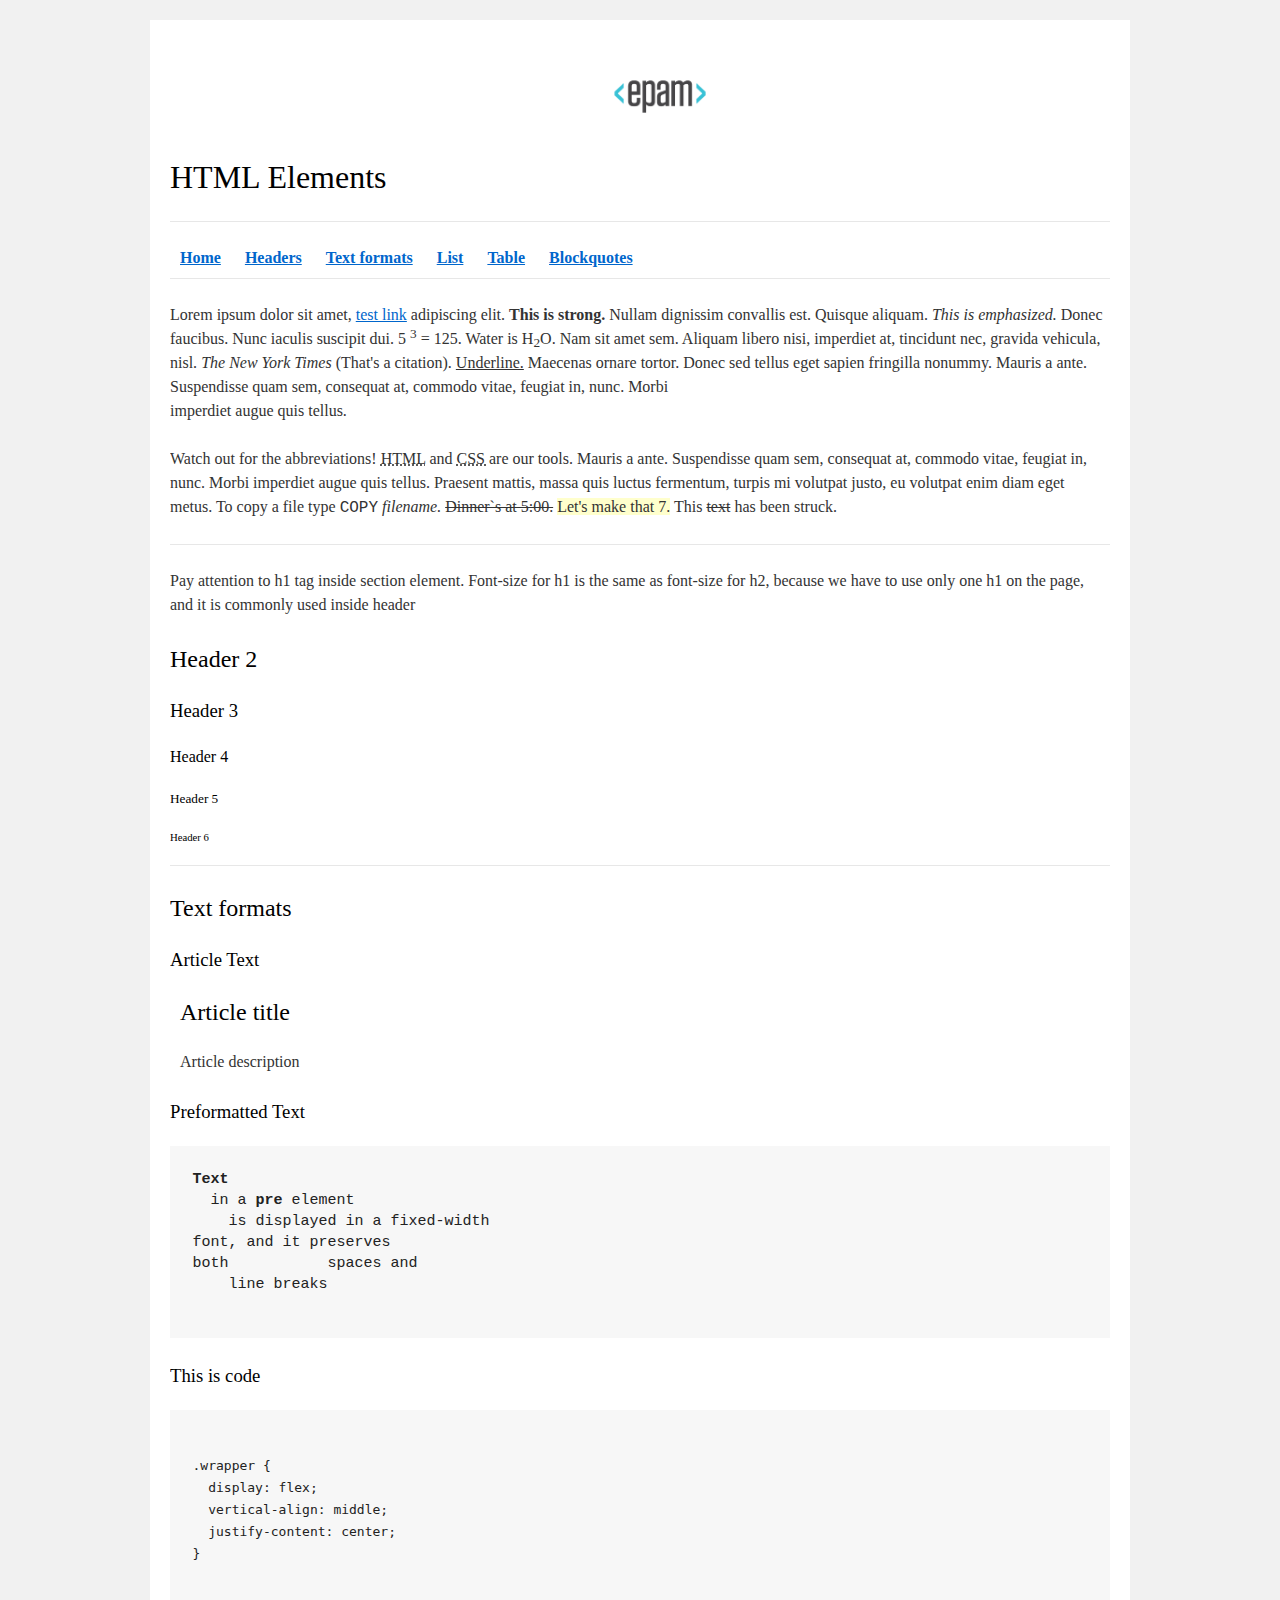
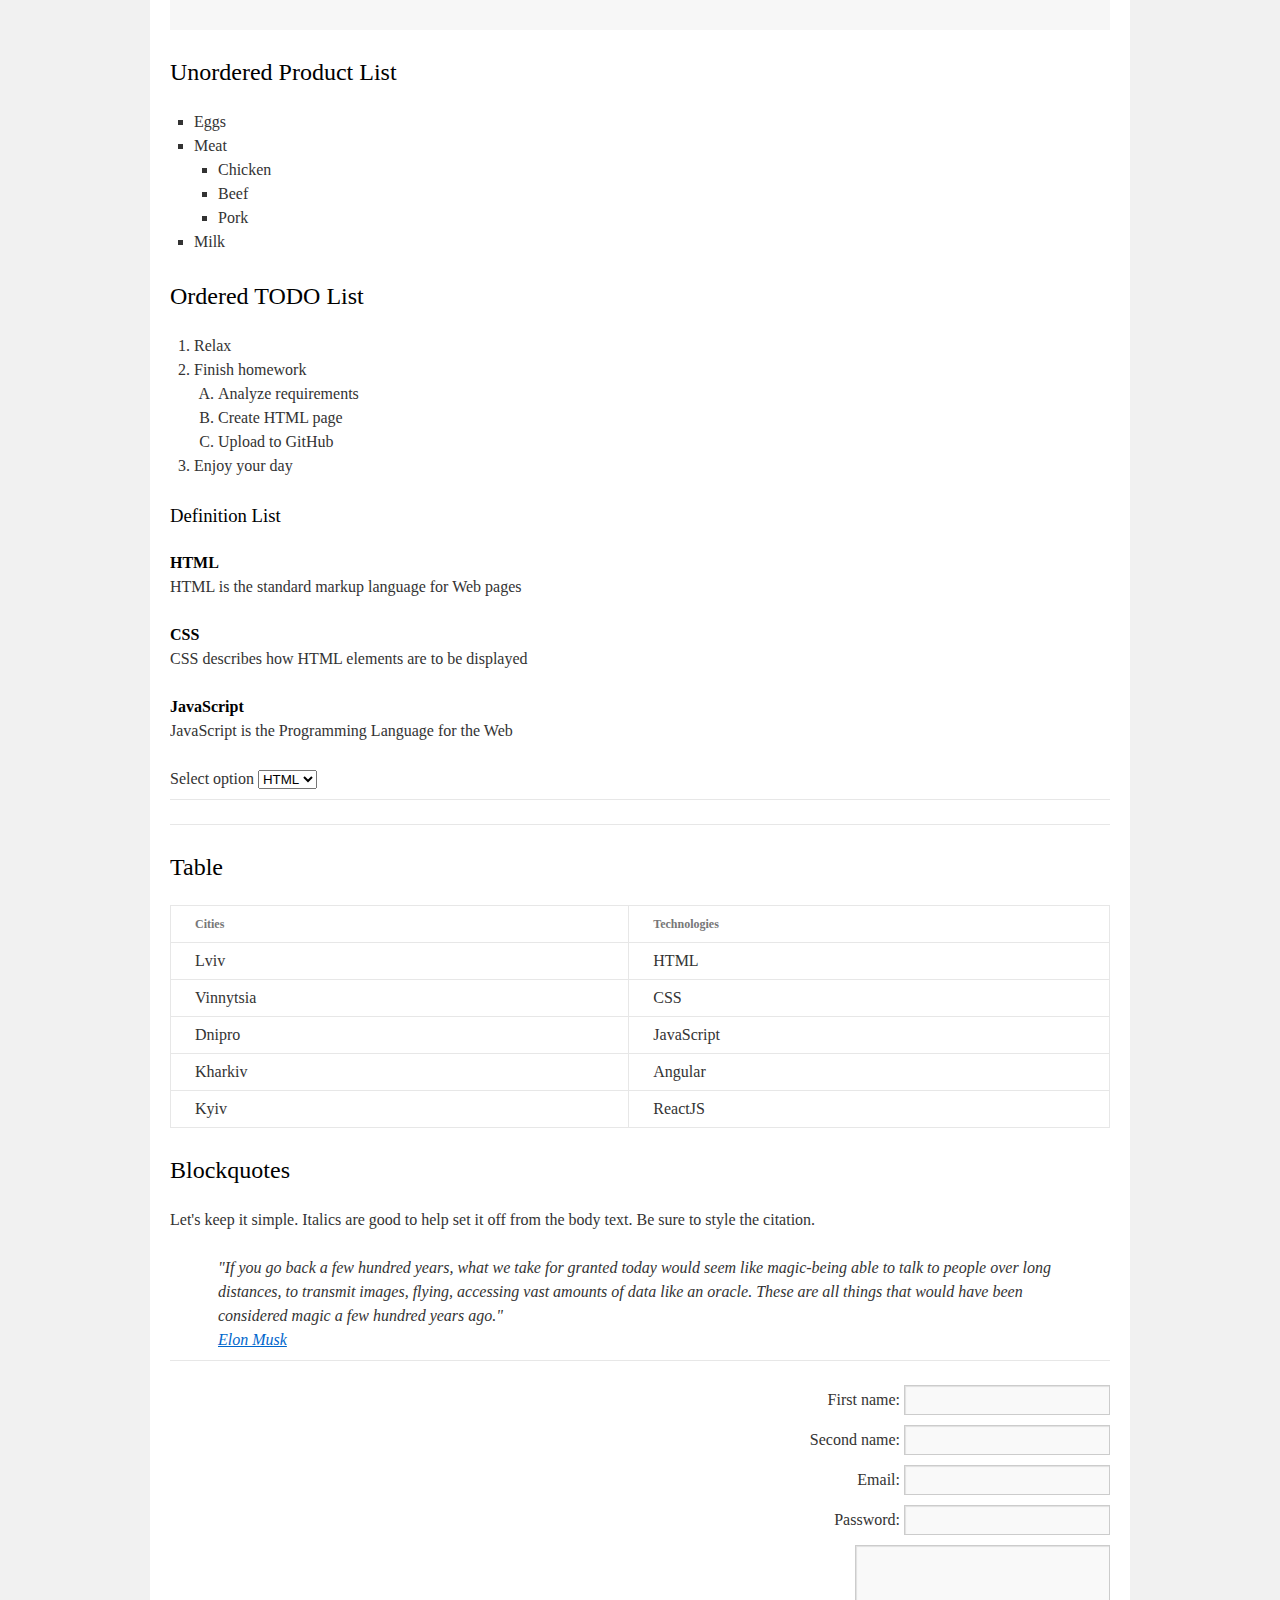
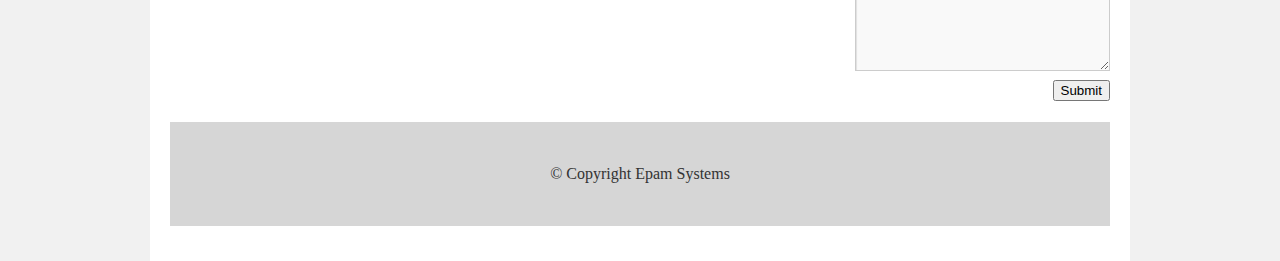
<file: FL11_HW1/homework/index.html>
<!DOCTYPE html>
<html lang="en">

<head>
  <meta charset="utf-8">
  <title>HTML Basics</title>
  <link rel="stylesheet" href="style.css">
</head>

<body>
  <div id="wrapper">
    <div id="main">
      <div id="container">
        <div id="content" role="main">
          <header>
            <img src="logo.png" alt="Epam">
            <h1>HTML Elements</h1>
            <hr>
            <nav>
              <a href="#home"><b>Home</b></a>
              <a href="#heders"><b>Headers</b></a>
              <a href="#text"><b>Text formats</b></a>
              <a href="#list"><b>List</b></a>
              <a href="#table"><b>Table</b></a>
              <a href="#blockquotes"><b>Blockquotes</b></a>
            </nav>
          </header>
          <hr>
          <main id="home">
            <p>Lorem ipsum dolor sit amet, <a href="#">test link</a> adipiscing elit. <strong>This is strong.</strong> Nullam dignissim convallis est. Quisque aliquam. <em>This is emphasized.</em> Donec faucibus. Nunc iaculis suscipit dui. 5 <sup>3</sup> = 125. Water is H<sub>2</sub>O. Nam sit amet sem. Aliquam libero nisi, imperdiet at, tincidunt nec, gravida vehicula, nisl. <cite>The New York Times</cite> (That's a citation). <u>Underline.</u> Maecenas ornare tortor. Donec sed tellus eget sapien fringilla nonummy. Mauris a ante. Suspendisse quam sem, consequat at, commodo vitae, feugiat in, nunc. Morbi<br> imperdiet augue quis tellus.</p>

            <p>Watch out for the abbreviations! <abbr title="Hyper Text Markup Language">HTML</abbr> and <abbr title="Cascading Style Sheets">CSS </abbr> are our tools. Mauris a ante. Suspendisse quam sem, consequat at, commodo vitae, feugiat in, nunc. Morbi imperdiet augue quis tellus. Praesent mattis, massa quis luctus fermentum, turpis mi volutpat justo, eu volutpat enim diam eget metus. To copy a file type <samp>COPY</samp> <i>filename.</i> <del>Dinner`s at 5:00.</del> <ins>Let's make that 7.</ins> This <del>text</del> has been struck.</p>
          
            <hr>

            <section id="heders">
              <p>Pay attention to h1 tag inside section element. Font-size for h1 is the same as font-size for h2,
              because we have to use only one h1 on the page, and it is commonly used inside header</p>

              <h2>Header 2</h2>
              <h3>Header 3</h3>
              <h4>Header 4</h4>
              <h5>Header 5</h5>
              <h6>Header 6</h6>
            </section>
            <hr>
            <section id="text">
              <h2>Text formats</h2>
              <h3>Article Text</h3>
               <article>
                 <header>
                  <h2>Article title</h2>
                 </header>
                 <p>Article description</p>
               </article>
              <h3>Preformatted Text</h3>
              <pre>
<b>Text</b>
  in a <b>pre</b> element
    is displayed in a fixed-width
font, and it preserves
both           spaces and
    line breaks
              </pre>
              <h3>This is code</h3>
              <pre>
                <code>
.wrapper {
  display: flex;
  vertical-align: middle;
  justify-content: center;
}
                </code>
               </pre>
            </section>
            <section id="list">
              <h2>Unordered Product List</h2>
              <ul>
	              <li>Eggs</li>
	              <li>Meat
	                <ul>
	                  <li>Chicken</li>
	                  <li>Beef</li>
	                  <li>Pork</li>
	                </ul>
	              </li>
	              <li>Milk</li>
              </ul>

              <h2>Ordered TODO List</h2>
              <ol>
	              <li>Relax</li>
	              <li>Finish homework
	                <ol>
	                  <li>Analyze requirements</li>
	                  <li>Create HTML page</li>
	                  <li>Upload to GitHub</li>
	                </ol>
	              </li>
	              <li>Enjoy your day</li>
              </ol>

              <h3>Definition List</h3>
              <dl>
                <dt>HTML</dt>
                	<dd>HTML is the standard markup language for Web pages</dd>
                <dt>CSS</dt>
                	<dd>CSS describes how HTML elements are to be displayed</dd>
                <dt>JavaScript</dt>
                	<dd>JavaScript is the Programming Language for the Web</dd>
              </dl>

              Select option
              <select>
                <option>HTML</option>
                <option>CSS</option>
                <option>JS</option>
              </select>
            </section>
            <hr>
            <hr>
            <section id="table">
              <h2>Table</h2>
              <table>
                <thead>
                  <tr>
                    <th>Cities</th>
                    <th>Technologies</th>
                  </tr>
                </thead>
                <tbody>
                  <tr>
                    <td>Lviv</td>
                    <td>HTML</td>
                  </tr>
                  <tr>
                    <td>Vinnytsia</td>
                    <td>CSS</td>
                  </tr>
                  <tr>
                    <td>Dnipro</td>
                    <td>JavaScript</td>
                  </tr>                  
                  <tr>
                    <td>Kharkiv</td>
                    <td>Angular</td>
                  </tr>  
                  <tr>
                    <td>Kyiv</td>
                    <td>ReactJS</td>
                  </tr>  
                </tbody>
              </table>
            </section>
            <section id="blockquotes">
              <h2>Blockquotes</h2>
              <p>Let's keep it simple. Italics are good to help set it off from the body text. Be sure to style the citation.</p>

              <blockquote>"If you go back a few hundred years, what we take for granted today would seem like magic-being able to talk to people over long distances, to transmit images, flying, accessing vast amounts of data like an oracle. These are all things that would have been considered magic a few hundred years ago."
              	<br>
              	<a href="https://ru.wikipedia.org/wiki/%D0%9C%D0%B0%D1%81%D0%BA,_%D0%98%D0%BB%D0%BE%D0%BD">Elon Musk</a>
              </blockquote>
            </section>
            <hr>
            <form>
              <fieldset>
                <label for="firstName">First name:</label>
                <input type="text" name="firstName" id="firstName">
              </fieldset>
              <fieldset>
                <label for="secondName">Second name:</label>
                <input type="text" name="secondName" id="secondName">
              </fieldset>
              <fieldset>
                <label for="email">Email:</label>
                <input type="email" name="email" id="email">
              </fieldset>
              <fieldset>
                <label for="password">Password:</label>
                <input type="password" name="password" id="password">
              </fieldset>
              <fieldset>
                <textarea name="comment" cols="26" rows="5">
                </textarea>
              </fieldset>
              <fieldset>
                <button type="submit">Submit</button>
              </fieldset>
            </form>
          </main>
          <footer>
            &copy; Copyright Epam Systems
          </footer>
        </div>
      </div>
    </div>
  </div>
</body>

</html>
</file>
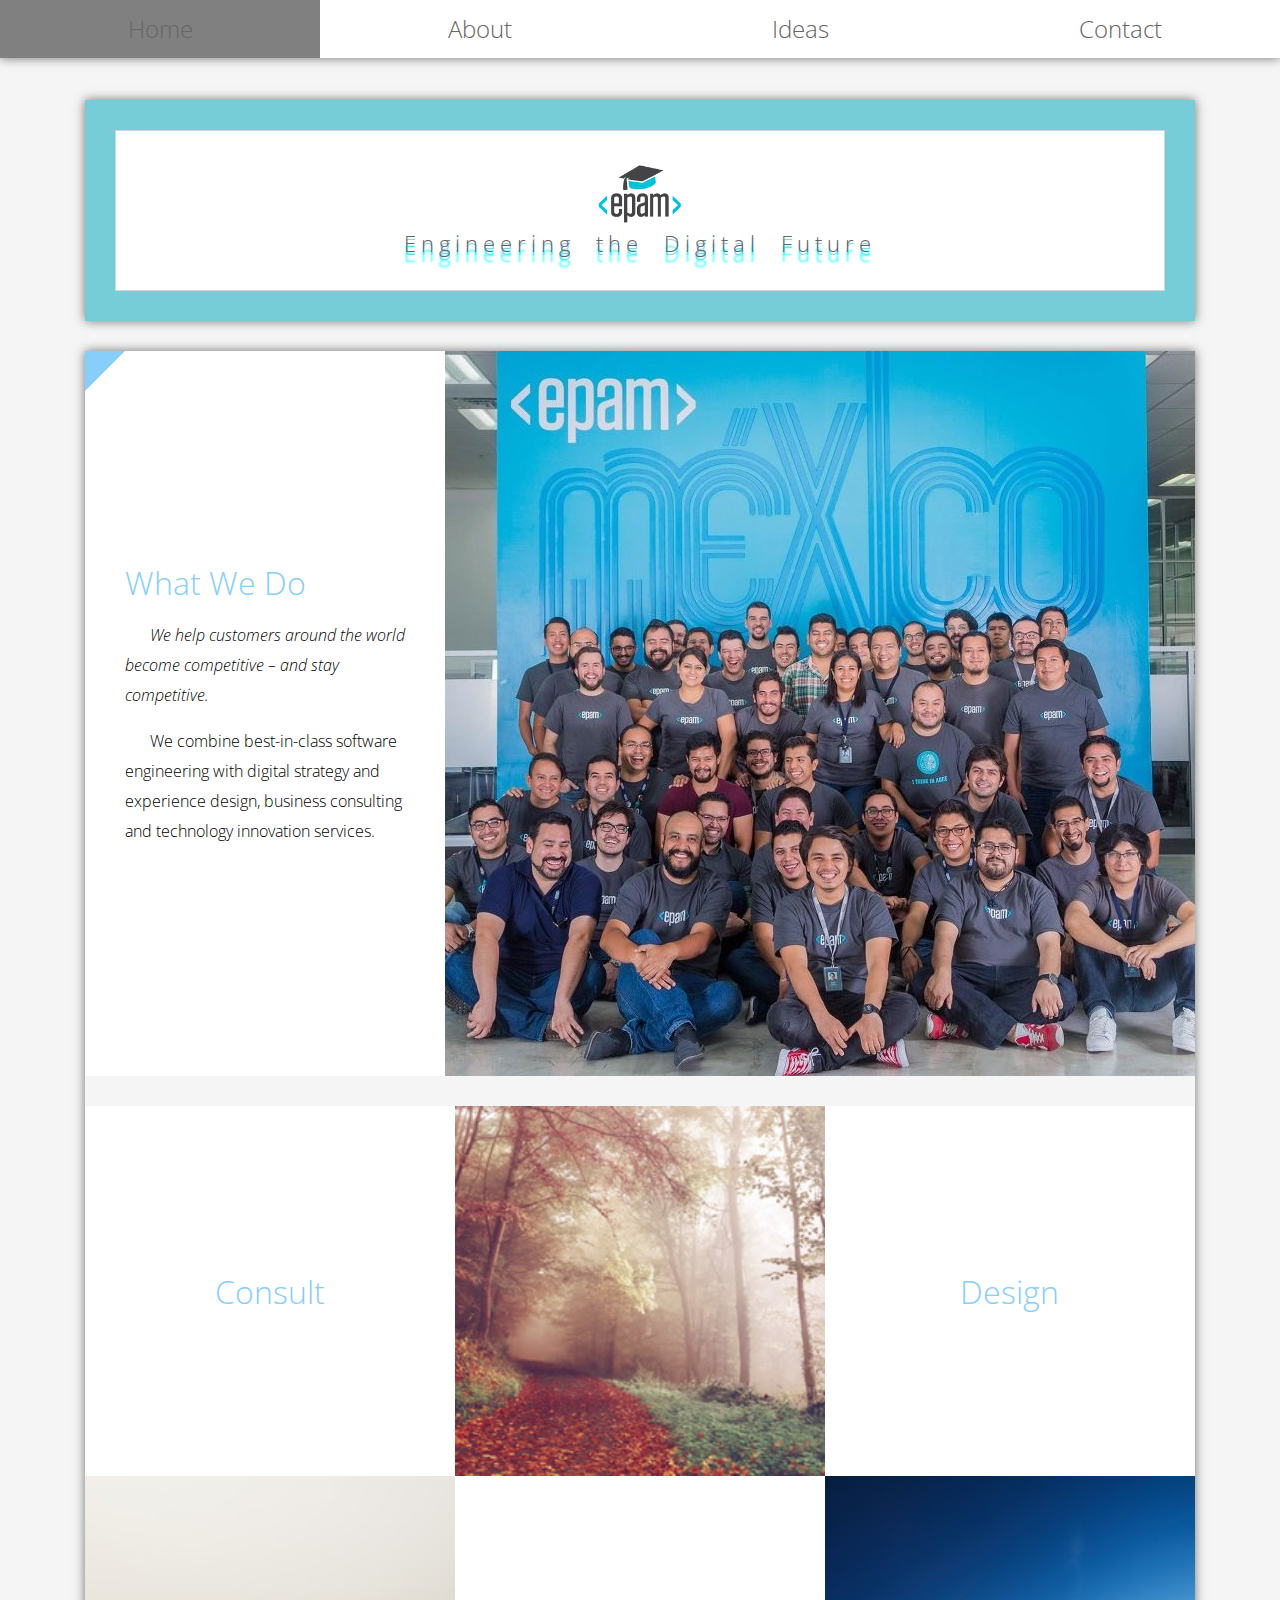
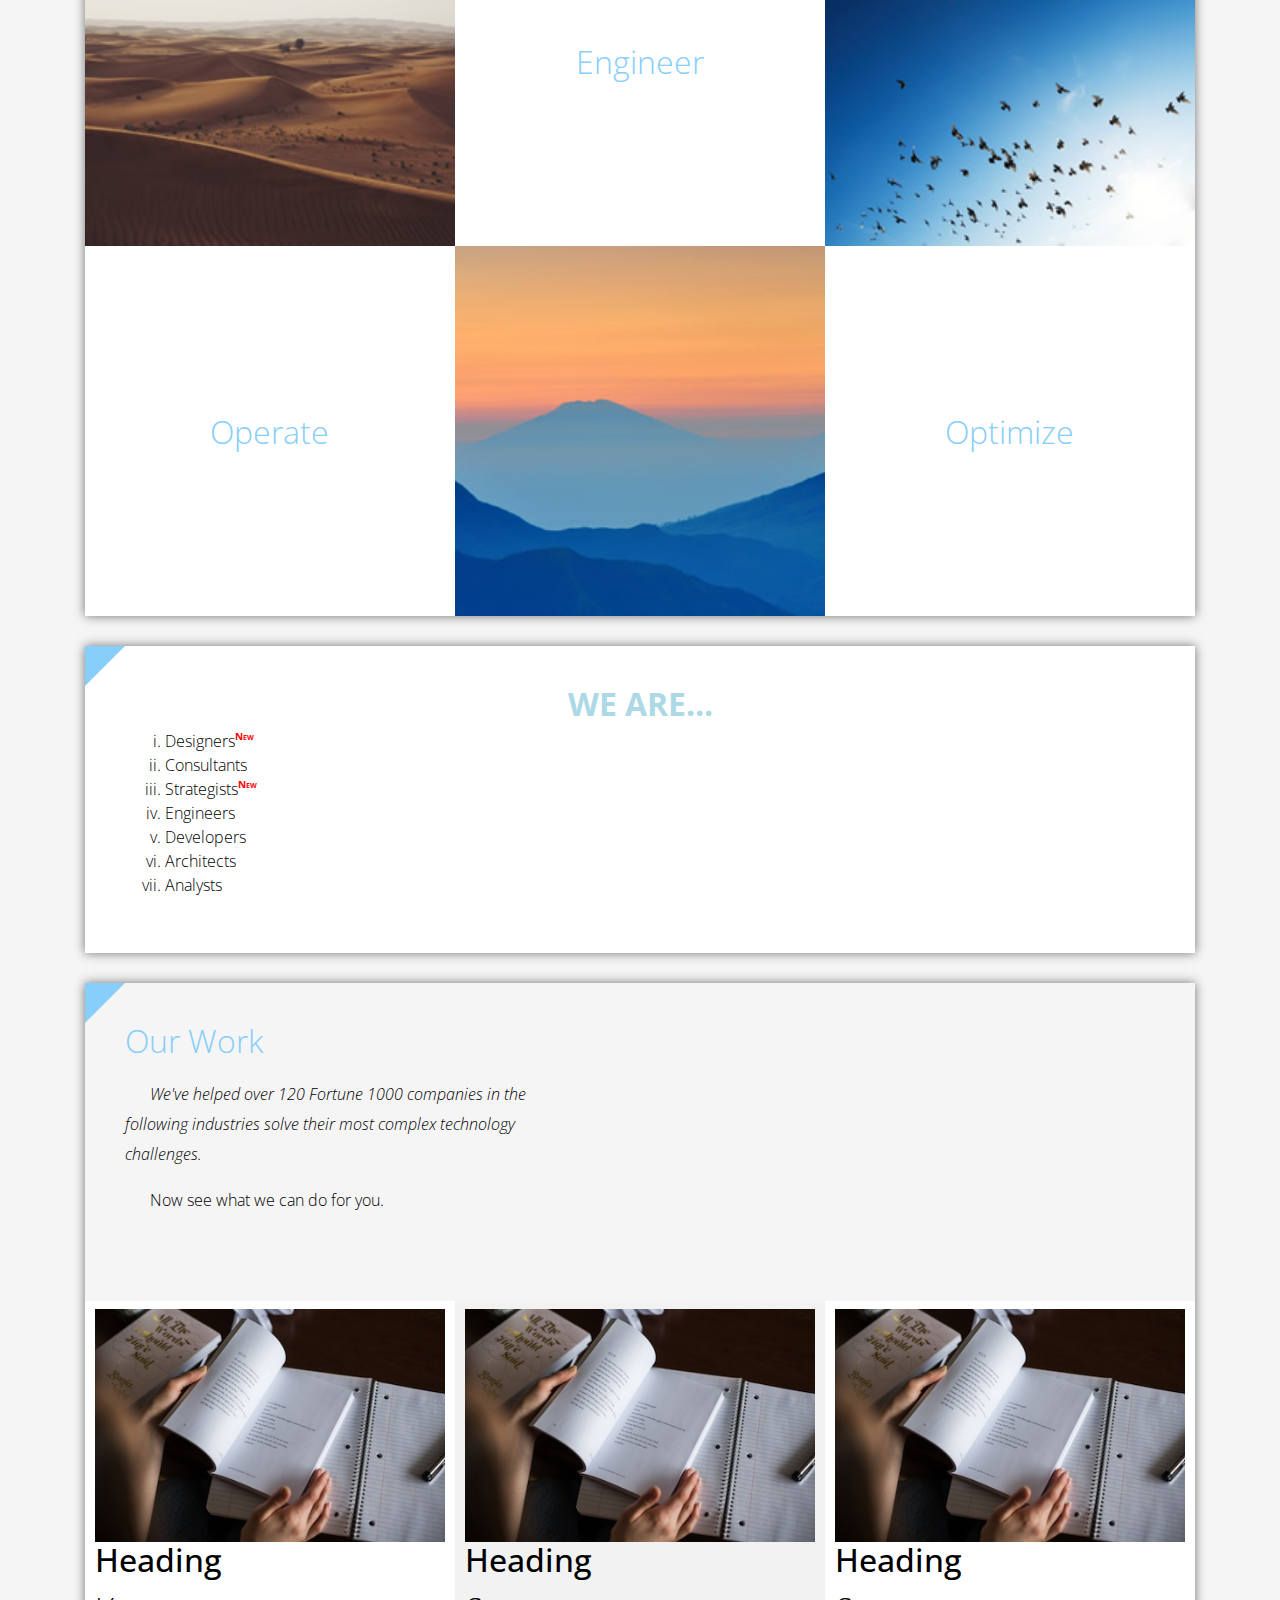
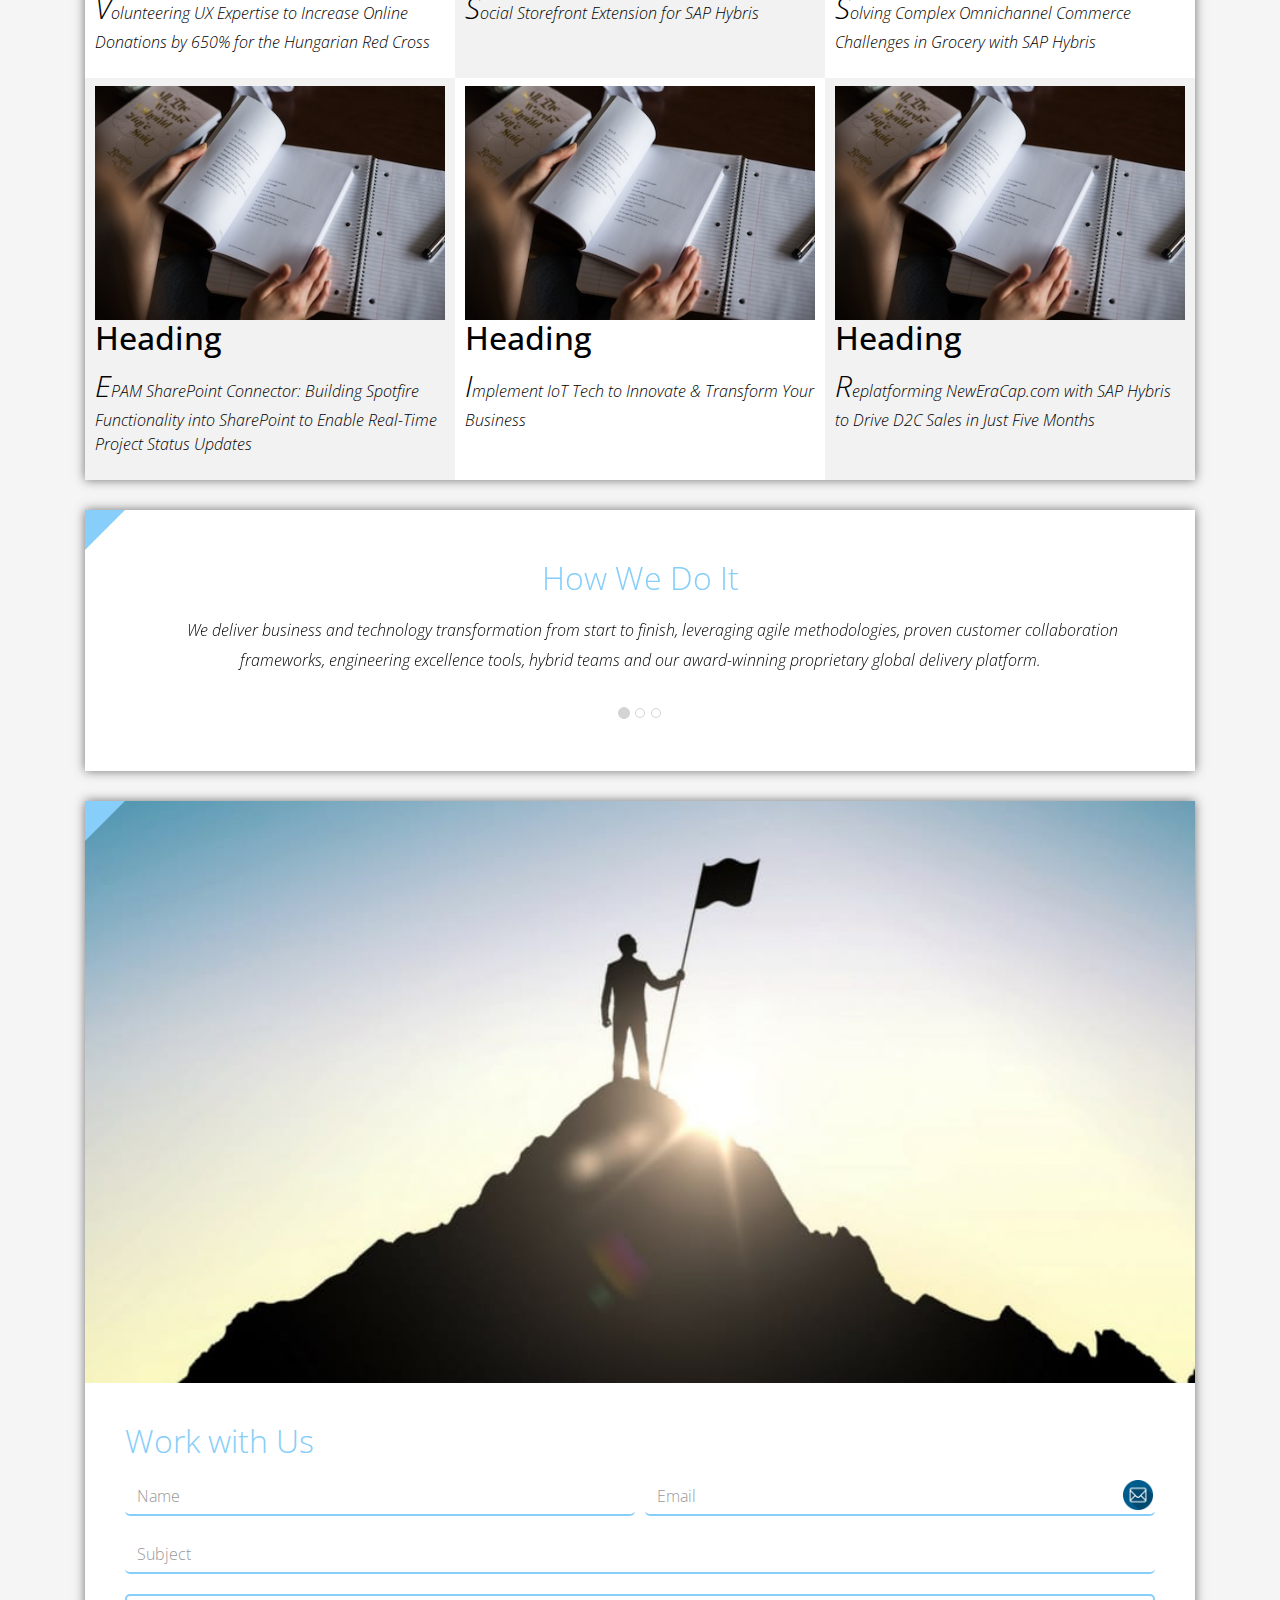
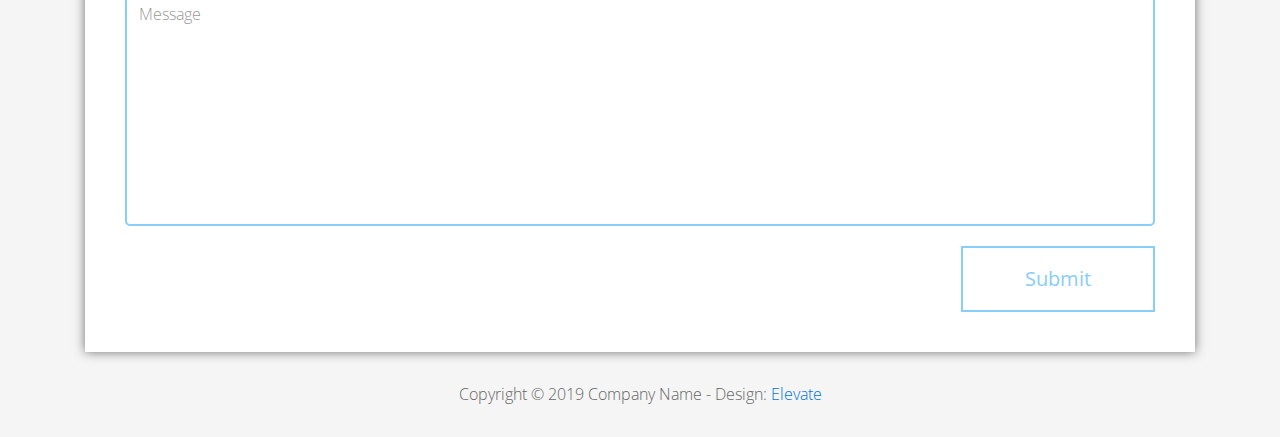
<file: FL11_HW2/homework/index.html>
<!DOCTYPE html>
<html lang="en">
<head>
  <meta charset="utf-8">
  <meta http-equiv="X-UA-Compatible" content="IE=edge">
  <meta name="viewport" content="width=device-width, initial-scale=1">

  <title>CSS Basics HW</title>



  <!-- load stylesheets -->
  <link rel="stylesheet" href="http://fonts.googleapis.com/css?family=Open+Sans:300,400">
  <!-- Google web font "Open Sans" -->
  <link rel="stylesheet" href="css/bootstrap.min.css">
  <!-- Bootstrap style -->
  <link rel="stylesheet" href="css/general.css">
  <link rel="stylesheet" href="css/style.css">
  <!-- Templatemo style -->
</head>

<body>
<div class="container">

  <div class="tm-sidebar">
    <nav class="tm-main-nav">
      <ul>
        <li class="tm-nav-item"><a href="#home" class="tm-nav-item-link">Home</a></li>
        <li class="tm-nav-item"><a href="#about" class="tm-nav-item-link">About</a></li>
        <li class="tm-nav-item"><a href="#ideas" class="tm-nav-item-link">Ideas</a></li>
        <li class="tm-nav-item"><a href="#contact" class="tm-nav-item-link">Contact</a></li>
      </ul>
    </nav>
  </div>

  <div class="tm-main-content">

    <div id="home" class="tm-content-box tm-content-header margin-b-10">
      <div class="tm-banner">
        <div class="tm-banner-inner">
          <img src="img/epam_logo.png" width="100" alt="">
          <p class="tm-banner-text">Engineering the Digital Future</p>
        </div>
      </div>
    </div>

    <section>
      <div class="tm-content-box flex-2-col">

        <div class="padding-medium flex-item tm-team-description-container flex-item">
          <h2 class="tm-section-title">What We Do</h2>
          <p class="tm-section-description">We help customers around the world become competitive – and stay competitive.</p>
          <p class="tm-section-description"> We combine best-in-class software engineering with digital strategy and experience design, business consulting and technology innovation services.</p>
        </div>
        <div class="flex-item tm-team-img">
          <img src="img/epam-mexico.jpg" alt="epam-mexico">
        </div>

      </div>

      <div id="about" class="tm-content-box">

        <ul class="boxes gallery-container">
          <li class="box box-bg">
            <h2 class="tm-section-title tm-section-title-box tm-box-bg-title">Consult</h2>
          </li>
          <li class="box">
            <a href="img/idea-large-01.jpg">
              <img src="img/idea-01.jpg" alt="Image" class="img-fluid thumbnail box-img">
            </a>
          </li>
          <li class="box box-bg">
            <h2 class="tm-section-title tm-section-title-box tm-box-bg-title">Design</h2>
          </li>
          <li class="box">
            <a href="img/idea-large-02.jpg">
              <img src="img/idea-02.jpg" alt="Image" class="img-fluid thumbnail box-img">
            </a>
          </li>
          <li class="box box-bg">
            <h2 class="tm-section-title tm-section-title-box tm-box-bg-title">Engineer</h2>
          </li>
          <li class="box">
            <a href="img/idea-large-03.jpg">
              <img src="img/idea-03.jpg" alt="Image" class="img-fluid thumbnail box-img">
            </a>
          </li>
          <li class="box box-bg">
            <h2 class="tm-section-title tm-section-title-box tm-box-bg-title">Operate</h2>
          </li>
          <li class="box">
            <a href="img/idea-large-04.jpg">
              <img src="img/idea-04.jpg" alt="Image" class="img-fluid thumbnail box-img">
            </a>
          </li>
          <li class="box box-bg">
            <h2 class="tm-section-title tm-section-title-box tm-box-bg-title">Optimize</h2>
          </li>
        </ul>

      </div>

    </section>

    <!-- slider -->
    <section class="heading tm-content-box">
      <div class="padding-medium">
        <h2> WE ARE...</h2>
        <ol>
          <li><a href="index.html" class="text">Designers</a></li>
          <li><a href="index.html">Consultants</a></li>
          <li><a href="#" class="text">Strategists</a></li>
          <li><a href="#">Engineers</a></li>
          <li><a href="#">Developers</a></li>
          <li><a href="#">Architects</a></li>
          <li><a href="#">Analysts</a></li>
        </ol>
      </div>
    </section>

    <section class="blocks">
      <div class="padding-medium flex-item tm-team-description-container">
        <h2 class="tm-section-title">Our Work</h2>
        <p class="tm-section-description">We've helped over 120 Fortune 1000 companies in the following industries solve their most complex technology challenges. </p>
        <p class="tm-section-description"> Now see what we can do for you.</p>
      </div>
      <div class="tm-content-box flex-2-col">
      </div>
      <div  class="tm-content-box">
        <ul class="boxes gallery-container">
          <li class="box box-work">
            <img src="img/study.jpeg" alt="Image" class="img-fluid">
            <div>
              <h2>Heading</h2>
              <p>Volunteering UX Expertise to Increase Online Donations by 650% for the Hungarian Red Cross</p>
            </div>
          </li>
          <li class="box box-work">
            <img src="img/study.jpeg" alt="Image" class="img-fluid">
            <div>
              <h2>Heading</h2>
              <p>Social Storefront Extension for SAP Hybris</p>
            </div>
          </li>
          <li class="box box-work">
            <img src="img/study.jpeg" alt="Image" class="img-fluid">
            <div>
              <h2>Heading</h2>
              <p>Solving Complex Omnichannel Commerce Challenges in Grocery with SAP Hybris</p>
            </div>
          </li>
          <li class="box box-work">
            <img src="img/study.jpeg" alt="Image" class="img-fluid">
            <div>
              <h2>Heading</h2>
              <p>EPAM SharePoint Connector: Building Spotfire Functionality into SharePoint to Enable Real-Time Project Status Updates</p>
            </div>
          </li>
          <li class="box box-work">
            <img src="img/study.jpeg" alt="Image" class="img-fluid">
            <div>
              <h2>Heading</h2>
              <p>Implement IoT Tech to Innovate &amp; Transform Your Business</p>
            </div>
          </li>
          <li class="box box-work">
            <img src="img/study.jpeg" alt="Image" class="img-fluid">
            <div>
              <h2>Heading</h2>
              <p>Replatforming NewEraCap.com with SAP Hybris to Drive D2C Sales in Just Five Months</p>
            </div>
          </li>
        </ul>

      </div>
    </section>

    <section id="ideas">
      <div id="tmCarousel" class="carousel slide tm-content-box" data-ride="carousel">

        <ol class="carousel-indicators">
          <li data-target="#tmCarousel" data-slide-to="0" class="active"></li>
          <li data-target="#tmCarousel" data-slide-to="1" class=""></li>
          <li data-target="#tmCarousel" data-slide-to="2" class=""></li>
        </ol>

        <div class="carousel-inner" role="listbox">

          <div class="carousel-item active">
            <div class="carousel-content">
              <div class="flex-item">
                <h2 class="tm-section-title">How We Do It</h2>
                <p class="tm-section-description carousel-description">We deliver business and technology transformation from start to finish, leveraging agile methodologies, proven customer collaboration frameworks, engineering excellence tools, hybrid teams and our award-winning proprietary global delivery platform.</p>
              </div>
            </div>
          </div>

          <div class="carousel-item">
            <div class="carousel-content">
              <div class="flex-item">
                <h2 class="tm-section-title">Our Clients</h2>
                <p class="tm-section-description carousel-description">Lorem ipsum dolor sit amet,
                  consectetur adipiscing elit. Quisque vel nisi pharetra nibh varius pharetra ac
                  sagittis nisi. Etiam pharetra vestibulum hendrerit. Pellentesque interdum metus
                  sed massa rutrum.</p>
              </div>
            </div>
          </div>

          <div class="carousel-item">
            <div class="carousel-content">
              <div class="flex-item">
                <h2 class="tm-section-title">Our Projects</h2>
                <p class="tm-section-description carousel-description">Donec ex libero, fringilla
                  vitae purus sit amet, rhoncus pharetra lorem. Pellentesque id sem id lacus
                  ultricies vehicula. Aliquam rutrum mi non. Pellentesque interdum metus sed massa
                  rutrum.</p>
              </div>
            </div>
          </div>

        </div>

      </div>
    </section>

    <section class="tm-content-box">
      <img src="img/contact-us.jpg" alt="Contact image" class="img-fluid img-contact-us">

      <div id="contact" class="padding-medium">
        <h2 class="tm-section-title">Work with Us</h2>
        <form action="#contact" method="get" class="contact-form">

          <div class="form-group col-xs-12 col-sm-12 col-md-6 col-lg-6 form-group-2-col-left">
            <input type="text" id="contact_name" name="contact_name" class="form-control"
                   placeholder="Name" required/>
          </div>
          <div class="form-group col-xs-12 col-sm-12 col-md-6 col-lg-6 form-group-2-col-right mandatory-field">
            <input type="email" id="contact_email" name="contact_email" class="form-control"
                   placeholder="Email" required/>
          </div>
          <div class="form-group">
            <input type="text" id="contact_subject" name="contact_subject" class="form-control"
                   placeholder="Subject" required/>
          </div>
          <div class="form-group">
            <textarea id="contact_message" name="contact_message" class="form-control" rows="9"
                      placeholder="Message" required></textarea>
          </div>

          <button type="submit" class="btn btn-primary submit-btn">Submit</button>

        </form>
      </div>
    </section>

    <footer class="tm-footer">
      <p class="text-xs-center">Copyright &copy; 2019 Company Name

        - Design: <a rel="nofollow" href="http://www.templatemo.com/tm-481-elevate"
                     target="_parent">Elevate</a></p>
    </footer>

  </div>

</div>

</body>
</html>
</file>
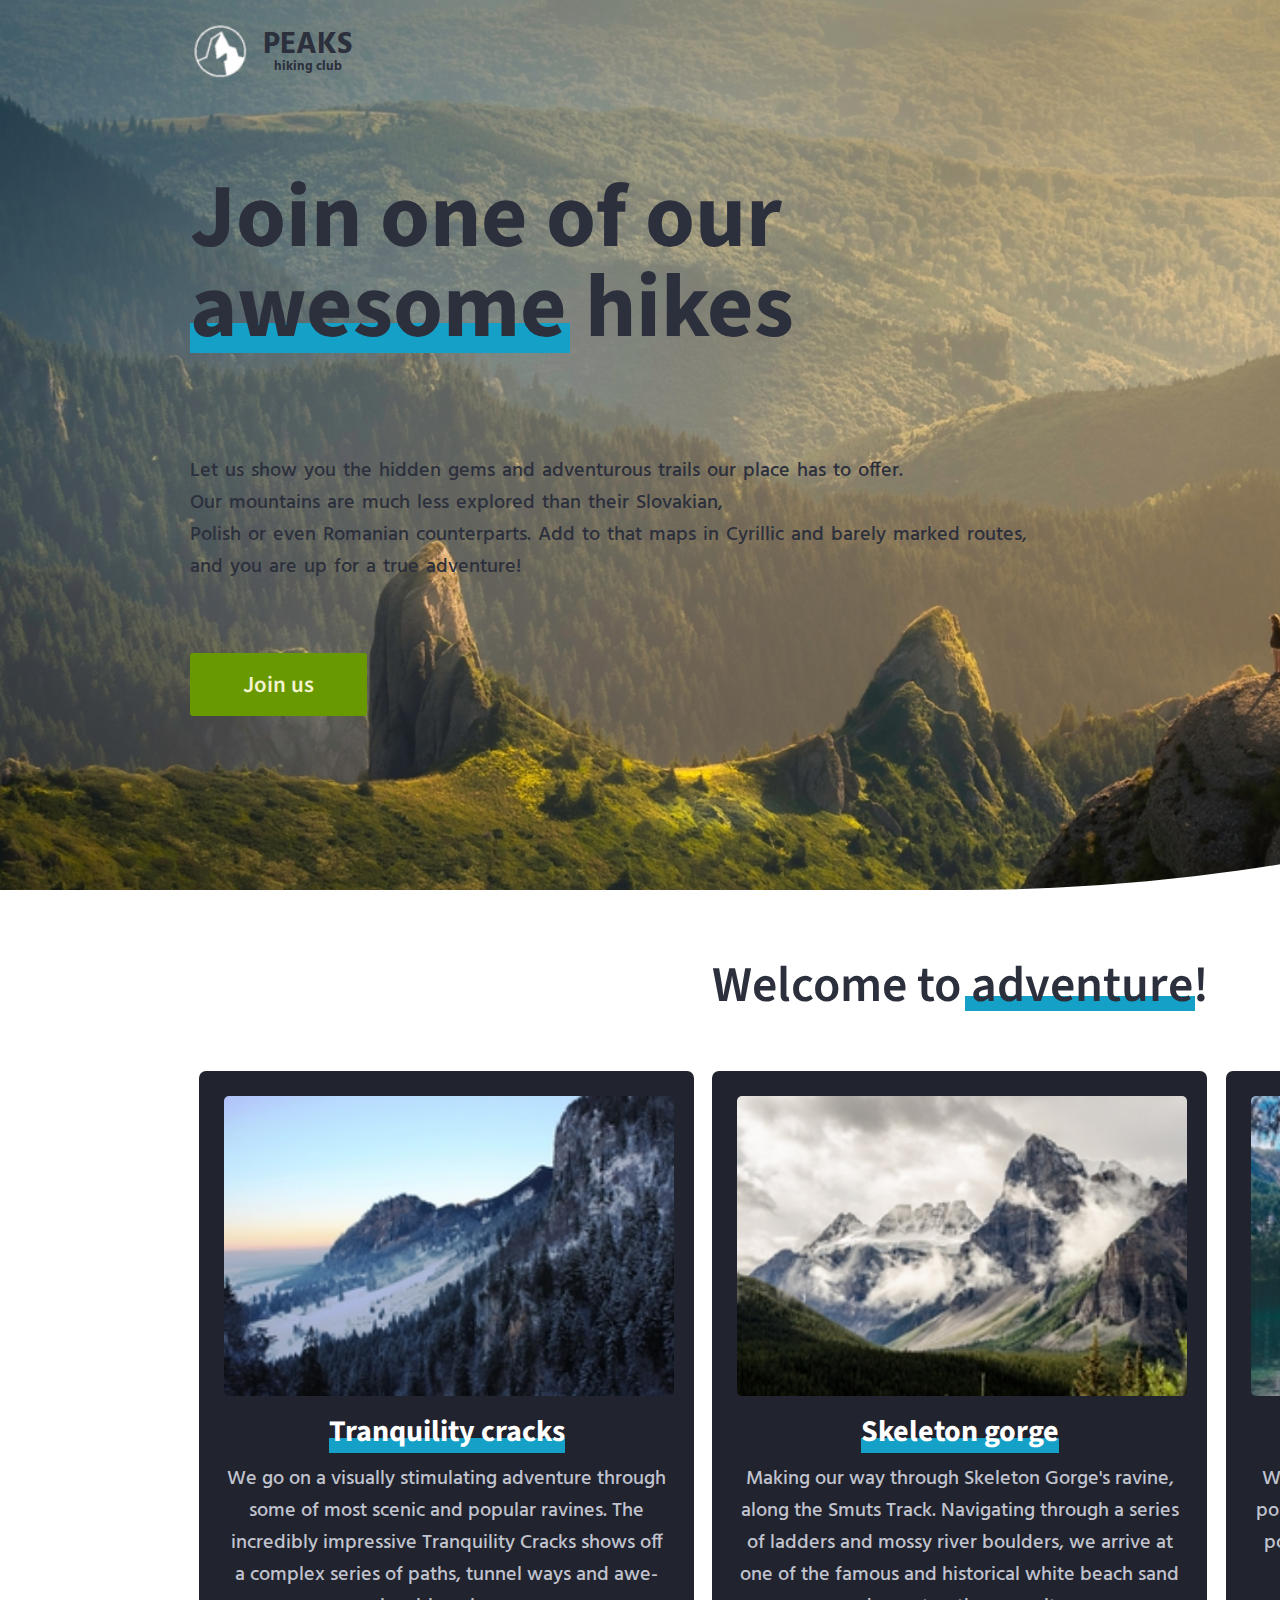
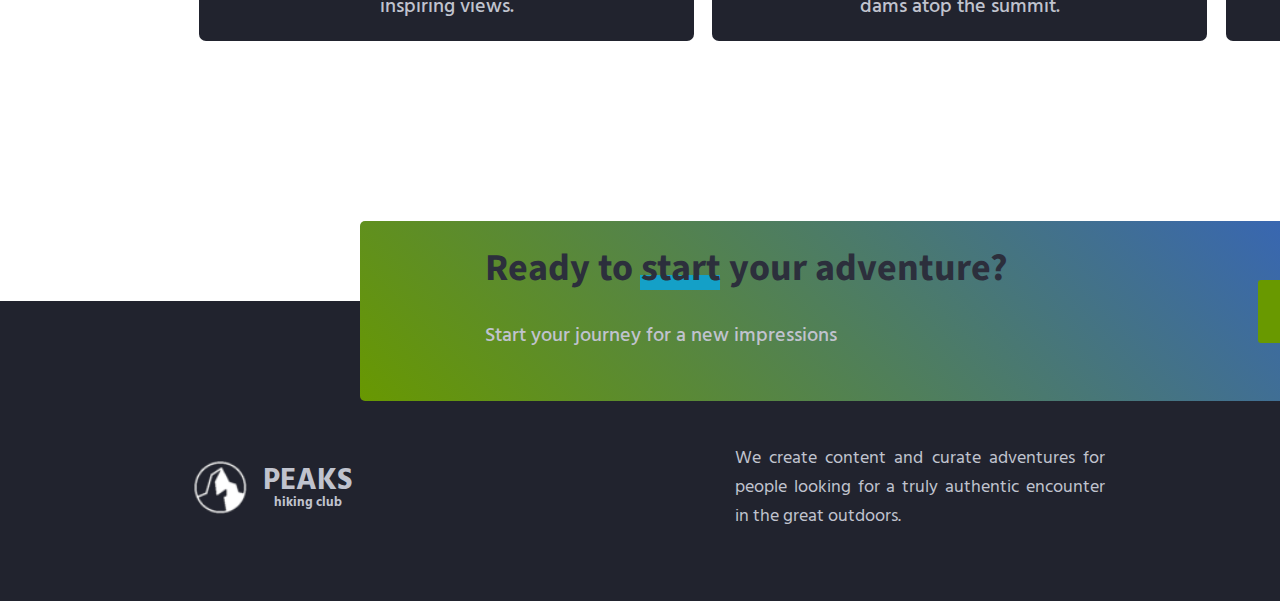
<file: FL11_HW3/homework/index.html>
<!DOCTYPE html>
<html lang="en">

  <head>
    <meta charset="UTF-8">
    <meta name="viewport" content="width=device-width, initial-scale=1.0">
    <meta http-equiv="X-UA-Compatible" content="ie=edge">
    <link href="https://fonts.googleapis.com/css?family=Hind:400,600%7CSource+Sans+Pro:400,600,700%7CFresca" rel="stylesheet"/>

    <!-- Styles should be switched here: -->

    <link rel="stylesheet" type="text/css" href="css/style1.css">
<!--     <link rel="stylesheet" type="text/css" href="css/style2.css">-->

    <title>PEAKS hiking club</title>
  </head>

  <body>
    <header class="header">
      <div class="header-wrap">
        <div class="landing-logo">
          <img src="img/m-logo.png" alt="logo" />
          <p>PEAKS<span>hiking club</span></p>
        </div>
        <p class="header_heading">
          Join one of our awesome hikes
        </p>
        <p class="header_text">
          Let us show you the hidden gems and adventurous trails our place has to offer.
          Our mountains are much less explored than their Slovakian,
          Polish or even Romanian counterparts. Add to that maps in Cyrillic and barely marked routes,
          and you are up for a true adventure!
        </p>
        <button class="header_button">Join us</button>
      </div>
    </header>
    <main class="section">
      <p class="section_text">
        Welcome to adventure!
      </p>
      <div class="section_card_wrap">
        <div class="section_card">
          <img class="section_card_img"
               src="img/m-1.jpg"
               alt="experts"/>
          <p class="section_card_heading">
            Tranquility cracks
            <span class="section_card_underline"></span>
          </p>
          <p class="section_card_text">
            We go on a visually stimulating adventure through some of most scenic and popular ravines.
            The incredibly impressive Tranquility Cracks shows off a complex series of paths, tunnel ways and awe-inspiring views.
          </p>
        </div>
        <div class="section_card">
          <img class="section_card_img"
               src="img/m-2.jpg"
               alt="content formats"/>
          <p class="section_card_heading">
            Skeleton gorge
            <span class="section_card_underline"></span>
          </p>
          <p class="section_card_text">
            Making our way through Skeleton Gorge's ravine, along the Smuts Track.
            Navigating through a series of ladders and mossy river boulders, we arrive at one of the famous and historical white beach sand dams atop the summit.
          </p>
        </div>
        <div class="section_card">
          <img class="section_card_img"
               src="img/m-3.jpg"
               alt="certificate"/>
          <p class="section_card_heading">
            Devils peak
            <span class="section_card_underline"></span>
          </p>
          <p class="section_card_text">
            We commence at the base of the Tafelberg start point walking the contour.
            With unique views and possibly the best vantage point to make out the entire Lion, lying below Table Mountain.
          </p>
        </div>
      </div>
      <div class="section_banner">
        <div class="section_banner_text_wrap">
          <p class="section_banner_heading">
            Ready to start your adventure?
          </p>
          <p class="section_banner_text">
            Start your journey for a new impressions
          </p>
        </div>
        <button class="section_banner_button">Join us</button>
      </div>
    </main>
    <footer class="footer">
      <div class="footer-wrap">
        <div class="footer_logo landing-logo">
          <img src="img/m-logo.png" alt="logo" />
          <p>PEAKS<span>hiking club</span></p>
        </div>
        <p class="footer_text">
          We create content  and curate adventures for  people looking for a truly authentic encounter in the great outdoors.
        </p>
        <span class="footer-cr">
          &copy; 2019 by PEAKS hiking club
        </span>
      </div>
    </footer>
  </body>

</html>
</file>
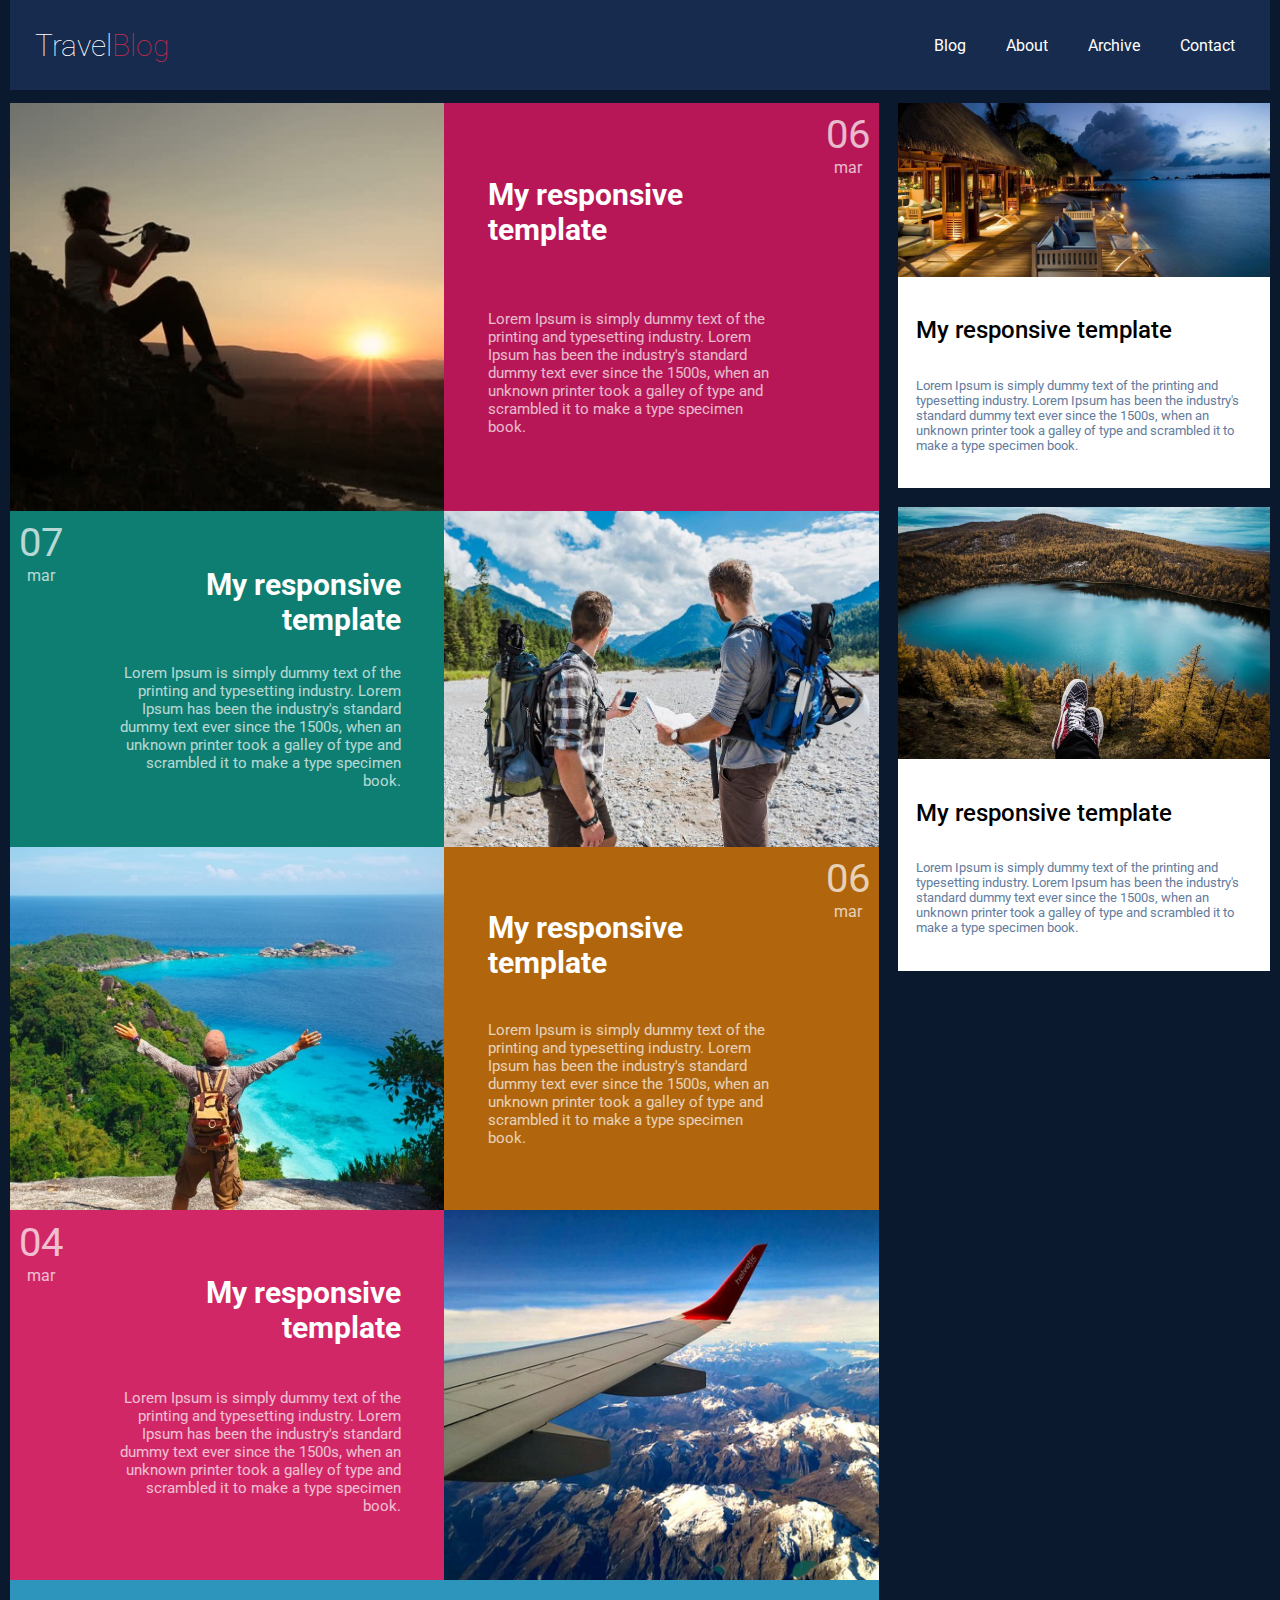
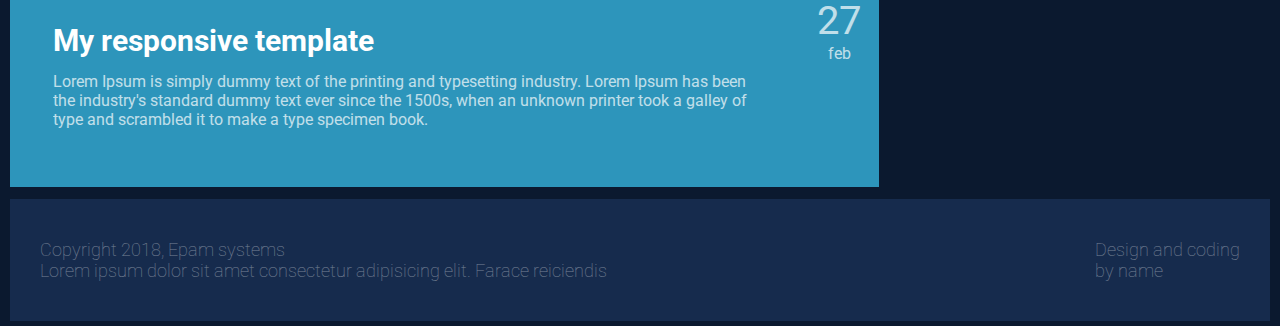
<file: FL11_HW5/homework/index.html>
<!DOCTYPE html>
<html lang="en">
<head>
  <meta charset="UTF-8">
  <meta name="viewport" content="width=device-width, initial-scale=1.0">
  <meta http-equiv="X-UA-Compatible" content="ie=edge">
  <link rel="stylesheet" href="css/styles.css">
  <link href='https://fonts.googleapis.com/css?family=Roboto:400,100,300,700&subset=latin,latin-ext' rel='stylesheet' type='text/css'>      
  <title>Responsive</title>
</head>
<body>
  <header class="container container-header">
  	<div class="burger">
  		&#9776;
  	</div>
  	<div class="logo">
  		Travel<span>Blog</span>
  	</div>
  	<nav>
  		<ol>
  			<li><a href="#">Blog</a></li>
  			<li><a href="#">About</a></li>
  			<li><a href="#">Archive</a></li>
  			<li><a href="#">Contact</a></li>
  		</ol>
  	</nav>
  </header>
  <main class="content">
  	<section class="article-section">
  		<article class="post post-1">
  			<div class="img-post img-post-1">
  				<img src="img/post1.jpg" alt="1">
  			</div>
  			<div class="text-box">
	  			<div class="text-post">
	  				<h2>My responsive template</h2>
	  				<p>Lorem Ipsum is simply dummy text of the printing and typesetting industry. Lorem Ipsum has been the industry's standard dummy text ever since the 1500s, when an unknown printer took a galley of type and scrambled it to make a type specimen book.</p>
	  			</div>
	  			<div class="date">
	  				<span class="day">06</span><br>
	  				<span>mar</span>
	  			</div>
  			</div>
  		</article>
  		<article class="post post-2">
  			<div class="img-post img-post-2">
  				<img src="img/post2.jpg" alt="2">
  			</div>
  			<div class="text-box text-box-1">
	  			<div class="text-post">
	  				<h2>My responsive template</h2>
	  				<p>Lorem Ipsum is simply dummy text of the printing and typesetting industry. Lorem Ipsum has been the industry's standard dummy text ever since the 1500s, when an unknown printer took a galley of type and scrambled it to make a type specimen book.</p>
	  			</div>
	  			<div class="date">
	  				<span class="day">07</span><br>
	  				<span>mar</span>
	  			</div>
  			</div>
  		</article>
  		<article class="post post-3">
  			<div class="img-post img-post-3">
  				<img src="img/post3.jpg" alt="3">
  			</div>
  			<div class="text-box">
	  			<div class="text-post">
	  				<h2>My responsive template</h2>
	  				<p>Lorem Ipsum is simply dummy text of the printing and typesetting industry. Lorem Ipsum has been the industry's standard dummy text ever since the 1500s, when an unknown printer took a galley of type and scrambled it to make a type specimen book.</p>
	  			</div>
	  			<div class="date">
	  				<span class="day">06</span><br>
	  				<span>mar</span>
	  			</div>
  			</div>
  		</article>
  		<article class="post post-4">
  			<div class="img-post img-post-4">
  				<img src="img/post4.jpg" alt="4">
  			</div>
  			<div class="text-box text-box-1">
	  			<div class="text-post">
	  				<h2>My responsive template</h2>
	  				<p>Lorem Ipsum is simply dummy text of the printing and typesetting industry. Lorem Ipsum has been the industry's standard dummy text ever since the 1500s, when an unknown printer took a galley of type and scrambled it to make a type specimen book.</p>
	  			</div>
	  			<div class="date">
	  				<span class="day">04</span><br>
	  				<span>mar</span>
	  			</div>
  			</div>
  		</article>
  		<article class="post post-5">
  			<div class="text-box-last">
	  			<div class="text-post-last">
	  				<h2>My responsive template</h2>
	  				<p>Lorem Ipsum is simply dummy text of the printing and typesetting industry. Lorem Ipsum has been the industry's standard dummy text ever since the 1500s, when an unknown printer took a galley of type and scrambled it to make a type specimen book.</p>
	  			</div>
	  			<div class="date">
	  				<span class="day">27</span><br>
	  				<span>feb</span>
	  			</div>
  			</div>
  		</article>
  	</section>
  	<aside class="news-section">
  		<article class="news">
  			<div class="img-news">
  				<img src="img/news1.jpg" alt="5">
  			</div>
  			<div class="text-news">
  				<h2>My responsive template</h2>
  				<p>Lorem Ipsum is simply dummy text of the printing and typesetting industry. Lorem Ipsum has been the industry's standard dummy text ever since the 1500s, when an unknown printer took a galley of type and scrambled it to make a type specimen book.</p>
  			</div>
  		</article>
  		<article class="news">
  			<div class="img-news">
  				<img src="img/news2.jpg" alt="6">
  			</div>
  			<div class="text-news">
  				<h2>My responsive template</h2>
  				<p>Lorem Ipsum is simply dummy text of the printing and typesetting industry. Lorem Ipsum has been the industry's standard dummy text ever since the 1500s, when an unknown printer took a galley of type and scrambled it to make a type specimen book.</p>
  			</div>
  		</article>
  	</aside>
  </main>
  <footer>
	<p>Copyright 2018, Epam systems<br> Lorem ipsum dolor sit amet consectetur adipisicing elit. Farace reiciendis</p>
	<p>Design and coding<br> by name</p>
  </footer>
</body>
</html>
</file>
<file: FL11_HW1/homework/style.css>
html,body,div,span,applet,object,iframe,h1,h2,h3,h4,h5,h6,p,blockquote,pre,a,abbr,acronym,address,big,cite,code,del,dfn,em,font,img,ins,kbd,q,s,samp,small,strike,strong,sub,sup,tt,var,b,u,i,center,dl,dt,dd,ol,ul,li,fieldset,form,label,legend,table,caption,tbody,tfoot,thead,tr,th,td{background:transparent;border:0;margin:0;padding:0;vertical-align:baseline}body{line-height:1}h1,h2,h3,h4,h5,h6{clear:both;font-weight:normal}ol,ul{list-style:none}blockquote{quotes:none}blockquote:before,blockquote:after{content:'';content:none}del{text-decoration:line-through}table{border-collapse:collapse;border-spacing:0}a img{border:0}#container{float:left;margin:0 -240px 0 0;width:100%}#primary,#secondary{float:right;overflow:hidden;width:220px}#secondary{clear:right}#footer{clear:both;width:100%}.one-column #content{margin:0 auto;width:640px}.single-attachment #content{margin:0 auto;width:900px}body,input,textarea,.page-title span,.pingback a.url{font-family:Georgia,"Bitstream Charter",serif}h3#comments-title,h3#reply-title,#access .menu,#access div.menu ul,#cancel-comment-reply-link,.form-allowed-tags,#site-info,#site-title,#wp-calendar,.comment-meta,.comment-body tr th,.comment-body thead th,.entry-content label,.entry-content tr th,.entry-content thead th,.entry-meta,.entry-title,.entry-utility,#respond label,.navigation,.page-title,.pingback p,.reply,.widget-title,.wp-caption-text{font-family:"Helvetica Neue",Arial,Helvetica,"Nimbus Sans L",sans-serif}input[type="submit"]{font-family:"Helvetica Neue",Arial,Helvetica,"Nimbus Sans L",sans-serif}pre{font-family:"Courier 10 Pitch",Courier,monospace}code{font-family:Monaco,Consolas,"Andale Mono","DejaVu Sans Mono",monospace}#access .menu-header,div.menu,#colophon,#branding,#main,#wrapper{margin:0 auto;width:940px}#wrapper{background:#fff;margin-top:20px;padding:0 20px}#footer-widget-area{overflow:hidden}#footer-widget-area .widget-area{float:left;margin-right:20px;width:220px}#footer-widget-area #fourth{margin-right:0}#site-info{float:left;font-size:14px;font-weight:bold;width:700px}#site-generator{float:right;width:220px}body{background:#f1f1f1}body,input,textarea{color:#666;font-size:12px;line-height:18px}hr{background-color:#e7e7e7;border:0;clear:both;height:1px;margin-bottom:18px}p{margin-bottom:18px}ul{list-style:square;margin:0 0 18px 1.5em}ol{list-style:decimal;margin:0 0 18px 1.5em}ol ol{list-style:upper-alpha}ol ol ol{list-style:lower-roman}ol ol ol ol{list-style:lower-alpha}ul ul,ol ol,ul ol,ol ul{margin-bottom:0}dl{margin:0 0 24px 0}dt{font-weight:bold}dd{margin-bottom:18px}strong{font-weight:bold}cite,em,i{font-style:italic}big{font-size:131.25%}ins{background:#ffc;text-decoration:none}blockquote{font-style:italic;padding:0 3em}blockquote cite,blockquote em,blockquote i{font-style:normal}pre{background:#f7f7f7;color:#222;line-height:18px;margin-bottom:18px;overflow:auto;padding:1.5em}abbr,acronym{cursor:help}sup,sub{height:0;line-height:1;position:relative;vertical-align:baseline}sup{bottom:1ex}sub{top:.5ex}small{font-size:smaller}input{margin-bottom:10px}input[type="text"],input[type="password"],input[type="email"],input[type="url"],input[type="number"],textarea{background:#f9f9f9;border:1px solid #ccc;box-shadow:inset 1px 1px 1px rgba(0,0,0,0.1);-moz-box-shadow:inset 1px 1px 1px rgba(0,0,0,0.1);-webkit-box-shadow:inset 1px 1px 1px rgba(0,0,0,0.1);padding:2px}a:link{color:#06c}a:visited{color:#743399}a:active,a:hover{color:#ff4b33}.screen-reader-text{clip:rect(1px,1px,1px,1px);overflow:hidden;position:absolute !important;height:1px;width:1px}#header{padding:30px 0 0 0}#site-title{float:left;font-size:30px;line-height:36px;margin:0 0 18px 0;width:700px}#site-title a{color:#000;font-weight:bold;text-decoration:none}#site-description{color:#000;clear:right;float:right;font-style:italic;margin:15px 0 18px 0;opacity:.65;width:220px}#branding img{border-top:4px solid #000;border-bottom:1px solid #000;display:block;float:left}#access{background:#000;display:block;float:left;margin:0 auto;width:940px}#access .menu-header,div.menu{font-size:13px;margin-left:12px;width:928px}#access .menu-header ul,div.menu ul{list-style:none;margin:0}#access .menu-header li,div.menu li{float:left;position:relative}#access a{color:#aaa;display:block;line-height:38px;padding:0 10px;text-decoration:none}#access ul ul{box-shadow:0 3px 3px rgba(0,0,0,0.2);-moz-box-shadow:0 3px 3px rgba(0,0,0,0.2);-webkit-box-shadow:0 3px 3px rgba(0,0,0,0.2);display:none;position:absolute;top:38px;left:0;float:left;width:180px;z-index:99999}#access ul ul li{min-width:180px}#access ul ul ul{left:100%;top:0}#access ul ul a{background:#333;line-height:1em;padding:10px;width:160px;height:auto}#access li:hover>a,#access ul ul:hover>a{background:#333;color:#fff}#access ul li:hover>ul{display:block}#access ul li.current_page_item>a,#access ul li.current_page_ancestor>a,#access ul li.current-menu-ancestor>a,#access ul li.current-menu-item>a,#access ul li.current-menu-parent>a{color:#fff}* html #access ul li.current_page_item a,* html #access ul li.current_page_ancestor a,* html #access ul li.current-menu-ancestor a,* html #access ul li.current-menu-item a,* html #access ul li.current-menu-parent a,* html #access ul li a:hover{color:#fff}#main{clear:both;overflow:hidden;padding:40px 0 0 0}#content{margin-bottom:36px}#content,#content input,#content textarea{color:#333;font-size:16px;line-height:24px}#content p,#content ul,#content ol,#content dd,#content pre,#content hr{margin-bottom:24px}#content ul ul,#content ol ol,#content ul ol,#content ol ul{margin-bottom:0}#content pre,#content kbd,#content tt,#content var{font-size:15px;line-height:21px}#content code{font-size:13px}#content dt,#content th{color:#000}#content h1,#content h2,#content h3,#content h4,#content h5,#content h6{color:#000;line-height:1.5em;margin:0 0 20px 0}#content table{border:1px solid #e7e7e7;margin:0 -1px 24px 0;text-align:left;width:100%}#content tr th,#content thead th{color:#777;font-size:12px;font-weight:bold;line-height:18px;padding:9px 24px;border-right:1px solid #e7e7e7}#content tr td{border-top:1px solid #e7e7e7;padding:6px 24px;border-right:1px solid #e7e7e7}#content tr.odd td{background:#f2f7fc}.hentry{margin:0 0 48px 0}.home .sticky{background:#f2f7fc;border-top:4px solid #000;margin-left:-20px;margin-right:-20px;padding:18px 20px}.single .hentry{margin:0 0 36px 0}.page-title{color:#000;font-size:14px;font-weight:bold;margin:0 0 36px 0}.page-title span{color:#333;font-size:16px;font-style:italic;font-weight:normal}.page-title a:link,.page-title a:visited{color:#777;text-decoration:none}.page-title a:active,.page-title a:hover{color:#ff4b33}#content .entry-title{color:#000;font-size:21px;font-weight:bold;line-height:1.3em;margin-bottom:0}.entry-title a:link,.entry-title a:visited{color:#000;text-decoration:none}.entry-title a:active,.entry-title a:hover{color:#ff4b33}.entry-meta{color:#777;font-size:12px}.entry-meta abbr,.entry-utility abbr{border:0}.entry-meta abbr:hover,.entry-utility abbr:hover{border-bottom:1px dotted #666}.single-author .by-author{position:absolute !important;clip:rect(1px 1px 1px 1px);clip:rect(1px,1px,1px,1px)}.entry-content,.entry-summary{clear:both;padding:12px 0 0 0}.entry-content .more-link{white-space:nowrap}#content .entry-summary p:last-child{margin-bottom:12px}.entry-content fieldset{border:1px solid #e7e7e7;margin:0 0 24px 0;padding:24px}.entry-content fieldset legend{background:#fff;color:#000;font-weight:bold;padding:0 24px}.entry-content input{margin:0 0 24px 0}.entry-content input.file,.entry-content input.button{margin-right:24px}.entry-content label{color:#777;font-size:12px}.entry-content select{margin:0 0 24px 0}.entry-content sup,.entry-content sub{font-size:10px}.entry-content blockquote.left{float:left;margin-left:0;margin-right:24px;text-align:right;width:33%}.entry-content blockquote.right{float:right;margin-left:24px;margin-right:0;text-align:left;width:33%}.page-link{clear:both;color:#000;font-weight:bold;line-height:48px;word-spacing:.5em}.page-link a:link,.page-link a:visited{background:#f1f1f1;color:#333;font-weight:normal;padding:.5em .75em;text-decoration:none}.home .sticky .page-link a{background:#d9e8f7}.page-link a:active,.page-link a:hover{color:#ff4b33}body.page .edit-link{clear:both;display:block}#entry-author-info{background:#f2f7fc;border-top:4px solid #000;clear:both;font-size:14px;line-height:20px;margin:24px 0;overflow:hidden;padding:18px 20px}#entry-author-info #author-avatar{background:#fff;border:1px solid #e7e7e7;float:left;height:60px;margin:0 -104px 0 0;padding:11px}#entry-author-info #author-description{float:left;margin:0 0 0 104px}#entry-author-info h2{color:#000;font-size:100%;font-weight:bold;margin-bottom:0}.entry-utility{clear:both;color:#777;font-size:12px;line-height:18px}.entry-meta a,.entry-utility a{color:#777}.entry-meta a:hover,.entry-utility a:hover{color:#ff4b33}#content .video-player{padding:0}.format-standard .wp-video,.format-standard .wp-audio-shortcode,.format-audio .wp-audio-shortcode,.format-standard .video-player{margin-bottom:24px}.home #content .format-aside p,.home #content .category-asides p{font-size:14px;line-height:20px;margin-bottom:10px;margin-top:0}.format-gallery .size-thumbnail img,.category-gallery .size-thumbnail img{border:10px solid #f1f1f1;margin-bottom:0}.format-gallery .gallery-thumb,.category-gallery .gallery-thumb{float:left;margin-right:20px;margin-top:-4px}.home #content .format-gallery .entry-utility,.home #content .category-gallery .entry-utility{padding-top:4px}.attachment .entry-content .entry-caption{font-size:140%;margin-top:24px}.attachment .entry-content .nav-previous a:before{content:'\2190\00a0'}.attachment .entry-content .nav-next a:after{content:'\00a0\2192'}#content img.size-auto,#content img.size-full,#content img.size-large,#content img.size-medium,#content .entry-attachment img,#content .widget-container img{max-width:100%;height:auto}#ie8 #content img.size-auto,#ie8 #content img.size-full,#ie8 #content img.size-large,#ie8 #content img.size-medium,#ie8 #content .entry-attachment img{width:auto}.alignleft,img.alignleft{display:inline;float:left;margin-right:24px;margin-top:4px}.alignright,img.alignright{display:inline;float:right;margin-left:24px;margin-top:4px}.aligncenter,img.aligncenter{clear:both;display:block;margin-left:auto;margin-right:auto}img.alignleft,img.alignright,img.aligncenter{margin-bottom:12px}.wp-caption{background:#f1f1f1;line-height:18px;margin-bottom:20px;max-width:100%;padding:4px;text-align:center}.wp-caption img{margin:5px 5px 0;max-width:622px}.wp-caption p.wp-caption-text{color:#777;font-size:12px;margin:5px}.wp-smiley{margin:0}.gallery{margin:0 auto 18px}.gallery .gallery-item{float:left;margin-top:0;text-align:center}.gallery-columns-1 .gallery-item{width:100%}.gallery-columns-2 .gallery-item{width:50%}.gallery-columns-3 .gallery-item{width:33%}.gallery-columns-4 .gallery-item{width:25%}.gallery-columns-5 .gallery-item{width:20%}.gallery-columns-6 .gallery-item{width:16%}.gallery-columns-7 .gallery-item{width:14%}.gallery-columns-8 .gallery-item{width:12%}.gallery-columns-9 .gallery-item{width:11%}.gallery-columns-1 img{max-width:620px}.gallery-columns-2 img{max-width:288px}.gallery-columns-3 img{max-width:177px}.gallery-columns-4 img{max-width:122px}.gallery-columns-5 img{max-width:88px}.gallery-columns-6 img{max-width:66px}.gallery-columns-7 img{max-width:50px}.gallery-columns-8 img{max-width:39px}.gallery-columns-9 img{max-width:29px}.gallery-item img{height:auto}.gallery-columns-2 .attachment-medium{max-width:92%;height:auto}.gallery-columns-4 .attachment-thumbnail{max-width:84%;height:auto}.gallery .gallery-caption{color:#777;font-size:12px;margin:0 0 12px}.gallery dl{margin:0}.gallery img{border:10px solid #f1f1f1}.gallery br+br{display:none}#content .entry-attachment img{display:block;margin:0 auto}.navigation{color:#777;font-size:12px;line-height:18px;overflow:hidden}.navigation a:link,.navigation a:visited{color:#777;text-decoration:none}.navigation a:active,.navigation a:hover{color:#ff4b33}.nav-previous{float:left;width:50%}.nav-next{float:right;text-align:right;width:50%}#nav-above{margin:0 0 18px 0}#nav-above{display:none}.paged #nav-above,.single #nav-above{display:block}#nav-below{margin:-18px 0 0 0}#comments{clear:both}#comments .navigation{padding:0 0 18px 0}h3#comments-title,h3#reply-title{color:#000;font-size:20px;font-weight:bold;margin-bottom:0}h3#comments-title{padding:24px 0}.commentlist{list-style:none;margin:0}.commentlist li.comment{border-bottom:1px solid #e7e7e7;line-height:24px;margin:0 0 24px 0;padding:0 0 0 56px;position:relative}.commentlist li:last-child{border-bottom:0;margin-bottom:0}#comments .comment-body ul,#comments .comment-body ol{margin-bottom:18px}#comments .comment-body p:last-child{margin-bottom:6px}#comments .comment-body blockquote p:last-child{margin-bottom:24px}.commentlist ol{list-style:decimal}.commentlist .avatar{position:absolute;top:4px;left:0}.comment-author cite{color:#000;font-style:normal;font-weight:bold}.comment-author .says{font-style:italic}.comment-meta{font-size:12px;margin:0 0 18px 0}.comment-meta a:link,.comment-meta a:visited{color:#777;text-decoration:none}.comment-meta a:active,.comment-meta a:hover{color:#ff4b33}.commentlist .bypostauthor>div{background:#f2f7fc;border-top:4px solid #000;margin-bottom:10px;padding:10px 0 0 20px}.reply{font-size:12px;padding:0 0 24px 0}.reply a,a.comment-edit-link{color:#777}.reply a:hover,a.comment-edit-link:hover{color:#ff4b33}.commentlist .children{list-style:none;margin:0}.commentlist .children li{border:0;margin:0}.nopassword,.nocomments{display:none}#comments .pingback{border-bottom:1px solid #e7e7e7;margin-bottom:18px;padding-bottom:18px}.commentlist li.comment+li.pingback{margin-top:-6px}#comments .pingback p{color:#777;display:block;font-size:12px;line-height:18px;margin:0}#comments .pingback .url{font-size:13px;font-style:italic}input[type="submit"]{color:#333}form{text-align:right}input{width:200px}#respond{border-top:1px solid #e7e7e7;margin:24px 0;overflow:hidden;position:relative}#respond p{margin:0}#respond .comment-notes{margin-bottom:1em}.form-allowed-tags{line-height:1em}.children #respond{margin:0 48px 0 0}h3#reply-title{margin:18px 0}#comments-list #respond{margin:0 0 18px 0}#comments-list ul #respond{margin:0}#cancel-comment-reply-link{font-size:12px;font-weight:normal;line-height:18px}#respond .required{color:#ff4b33;font-weight:bold}#respond label{color:#777;font-size:12px}#respond input{margin:0 0 9px;width:98%}#respond textarea{width:98%}#respond .form-allowed-tags{color:#777;font-size:12px;line-height:18px}#respond .form-allowed-tags code{font-size:11px}#respond .form-submit{margin:12px 0}#respond .form-submit input{font-size:14px;width:auto}.widget-area ul{list-style:none;margin-left:0}.widget-area ul ul{list-style:square;margin-left:1.3em}.widget-area select{max-width:100%}.widget_search #s{width:60%}.widget_search label{display:none}.widget-container{word-wrap:break-word;-webkit-hyphens:auto;-moz-hyphens:auto;hyphens:auto;margin:0 0 18px 0}.widget-container .wp-caption img{margin:auto}.widget-container.widget_image .wp-caption{width:auto}.widget-container.widget_image .wp-caption img{margin-left:-8px}.widget-title{color:#222;font-size:14px;font-weight:bold}.widget-area a:link,.widget-area a:visited{text-decoration:none}.widget-area a:active,.widget-area a:hover{text-decoration:underline}.widget-area .entry-meta{font-size:11px}#wp_tag_cloud div{line-height:1.6em}#wp-calendar{width:100%}#wp-calendar caption{color:#222;font-size:14px;font-weight:bold;padding-bottom:4px;text-align:left}#wp-calendar thead{font-size:11px}#wp-calendar tbody{color:#aaa}#wp-calendar tbody td{background:#f5f5f5;border:1px solid #fff;padding:3px 0 2px;text-align:center}#wp-calendar tbody .pad{background:0}#wp-calendar tfoot #next{text-align:right}.widget_rss a.rsswidget{color:#000}.widget_rss a.rsswidget:hover{color:#ff4b33}.widget_rss .widget-title img{width:11px;height:11px}#main .widget-area ul{margin-left:0;padding:0 20px 0 0}#main .widget-area ul ul{border:0;margin-left:1.3em;padding:0}#main .widget-container.music-player ul{margin:0}#footer{margin-bottom:20px}#colophon{border-top:4px solid #000;margin-top:-4px;overflow:hidden;padding:18px 0}#site-info{font-weight:bold}#site-info a{color:#000;text-decoration:none}#site-generator{font-style:italic;position:relative}#site-generator a{background:url(images/wordpress.png) center left no-repeat;color:#666;display:inline-block;line-height:16px;padding-left:20px;text-decoration:none}#site-generator a:hover{text-decoration:underline}img#wpstats{display:block;margin:0 auto 10px}pre{-webkit-text-size-adjust:140%}code{-webkit-text-size-adjust:160%}#access,.entry-meta,.entry-utility,.navigation,.widget-area{-webkit-text-size-adjust:120%}#site-description{-webkit-text-size-adjust:none}@media print{body{background:none !important}#wrapper{clear:both !important;display:block !important;float:none !important;position:relative !important}#header{border-bottom:2pt solid #000;padding-bottom:18pt}#colophon{border-top:2pt solid #000}#site-title,#site-description{float:none;line-height:1.4em;margin:0;padding:0}#site-title{font-size:13pt}.entry-content{font-size:14pt;line-height:1.6em}.entry-title{font-size:21pt}#access,#branding img,#respond,.comment-edit-link,.edit-link,.navigation,.page-link,.widget-area{display:none !important}#container,#header,#footer{margin:0;width:100%}#content,.one-column #content{margin:24pt 0 0;width:100%}.wp-caption p{font-size:11pt}#site-info,#site-generator{float:none;width:auto}#colophon{width:auto}img#wpstats{display:none}#site-generator a{margin:0;padding:0}#entry-author-info{border:1px solid #e7e7e7}#main{display:inline}.home .sticky{border:0}}img{width:140px;vertical-align:middle;display:block;margin:0 auto;margin-left:calc(50% - 50px);margin-bottom:20px}nav>a{padding:10px;color:#0279c1}nav>a b:hover{color:#00527a}nav>a:visited{color:#0279c1}article{padding-left:10px}footer{margin-top:20px;padding:40px 20px;text-align:center;background:#3333}
</file>
<file: FL11_HW2/homework/css/general.css>
/* 

please don't edit this styles

*/

h2.tm-section-title {
    color: lightskyblue;
}

a:focus {
    color: #666;
    outline: 0
}

ul {
    padding: 0;
    margin: 0
}

body {
    background-color: #f5f5f5;
    color: #000;
    font-family: 'Open Sans', Helvetica, Arial, sans-serif;
    font-size: 16px;
    font-weight: 300;
    padding-top: 30px;
    overflow-x: hidden
}

section:before {
    position: absolute;
    z-index: 1
}

.box,
.tm-content-box,
.tm-main-nav {
    background-color: #fff
}

.tm-sidebar {
    z-index: 10;
    position: fixed;
    left: 0;
    right: 0;
    top: 0;
    width: 100%;
}

.tm-sidebar ul{
    margin: 0px;
    display: flex;
}

.tm-main-nav {
    font-size: 1.5em;
    text-align: center
}

.tm-nav-item {
    list-style: none;
    width: 100%;
}

.tm-nav-item-link {
    border: 1px solid transparent;
    color: #666;
    display: block;
    padding: 10px;
    width: 100%;
    -webkit-transition: all .3s ease;
    transition: all .3s ease
}

.carousel-indicators li,
.tm-banner-inner {
    border: 1px solid lightgrey
}


.tm-nav-item-link.active,
.tm-nav-item-link:hover {
    color: #666;
    text-decoration: none;
}

.tm-nav-item-link:focus {
    text-decoration: none
}

.tm-banner-text,
.tm-banner-title,
.tm-section-title {
    color: #666;
    font-weight: 300;
    margin: 0
}

.tm-section-title {
    margin-bottom: 20px
}

.tm-section-title-box {
    margin-bottom: 0
}

.tm-banner-title {
    font-size: 3.3em;
    letter-spacing: 2px;
    text-transform: uppercase
}

.tm-main-content {
    padding-top: 70px;
}

.tm-content-box {
    overflow: hidden;
    margin-bottom: 30px
}

.padding-medium {
    padding: 40px
}

.tm-banner {
    padding: 30px
}

.tm-banner-inner {
    padding: 30px 0;
    height: 100%;
    text-align: center;
    display: flex;
    -webkit-box-orient: vertical;
    -webkit-box-direction: normal;
    -webkit-flex-direction: column;
    -ms-flex-direction: column;
    flex-direction: column;
    -webkit-box-align: center;
    -webkit-align-items: center;
    -ms-flex-align: center;
    align-items: center;
    -webkit-box-pack: center;
    -webkit-justify-content: center;
    -ms-flex-pack: center;
    justify-content: center
}

.tm-banner-inner img{
    width: 120px;
}

.tm-banner-text {
    font-size: 1.4em
}

.boxes,
.tm-box-bg-title {
    display: -webkit-box;
    display: -webkit-flex;
    display: -ms-flexbox
}

/*.flex-item {*/
    /*-webkit-box-flex: 0 1 auto;*/
    /*-webkit-flex: 0 1 auto;*/
    /*-ms-flex: 0 1 auto;*/
    /*flex: 0 1 auto*/
/*}*/

.section-description {
    line-height: 1.8;
    margin-bottom: 25px
}

.section-description:last-child {
    margin-bottom: 0
}

.tm-team-description-container {
    max-width: 500px
}

.tm-team-info {
    display: flex
}

.box {
    list-style: none;
    width: 33.3333%;
    height: auto;
}

.box-bg {
    position: relative
}

.box-img {
    width: 100%;
}

.tm-box-bg-title {
    position: absolute;
    top: 0;
    right: 0;
    bottom: 0;
    left: 0;
    display: flex;
    -webkit-box-align: center;
    -webkit-align-items: center;
    -ms-flex-align: center;
    align-items: center;
    -webkit-box-pack: center;
    -webkit-justify-content: center;
    -ms-flex-pack: center;
    justify-content: center
}

.boxes {
    display: flex;
    -webkit-flex-wrap: wrap;
    -ms-flex-wrap: wrap;
    flex-wrap: wrap
}

.gallery-container a {
    cursor: -webkit-zoom-in;
    cursor: zoom-in
}

.carousel {
    position: relative;
    height: auto;
    padding: 50px 50px 80px;
    text-align: center
}

.carousel-indicators {
    bottom: 30px
}

.carousel-content {
    color: #000;
    display: -webkit-box;
    display: -webkit-flex;
    display: -ms-flexbox;
    display: flex;
    -webkit-box-align: center;
    -webkit-align-items: center;
    -ms-flex-align: center;
    align-items: center
}

.carousel-indicators .active {
    background-color: lightgrey
}

.contact-form {
    overflow: hidden
}

.form-control {
    border-radius: 0;
    font-size: 1em
}

.form-control:focus {
    border-color: lightgrey;
    box-shadow: inset 0 1px 1px rgba(0, 0, 0, .075), 0 0 8px rgba(153, 153, 153, .45)
}

.form-group {
    margin-bottom: 20px
}

.form-group-2-col-left {
    padding-left: 0;
    padding-right: 5px
}

.form-group-2-col-right {
    padding-right: 0;
    padding-left: 5px
}

.mandatory-field:after {
    position: absolute;
    top: 0;
    right: 7px
}

.carousel-inner>.carousel-item>a>img, .carousel-inner>.carousel-item>img, .img-contact-us {
    width: 100%;
}

.tm-footer {
    color: #666;
    padding-bottom: 15px
}
</file>
<file: FL11_HW2/homework/css/style.css>
@media print {

    .tm-sidebar, #about, .tm-team-img, .gallery-container, .carousel-indicators, .img-contact-us,  #contact {
	display: none;
    }

    .tm-team-description-container {
        max-width: 100%;
    }

    .container,.tm-main-content, .tm-banner, .tm-team-description-container, .padding-medium, .tm-content-box, .padding-medium ol {
        margin: 0;
        padding: 0;
    }

	
    p {
	text-align: center;
    }

    h2 {
	color: lightskyblue;
	text-transform: uppercase;
	text-align: center;
	font-weight: lighter;
    }

    .flex-2-col, .heading, .tm-team-description-container, .flex-item {
    	margin-top: 37px;
    }
	
    .tm-banner-text {
        letter-spacing: 5px;
        word-spacing: 10px;
    }

    ol {
	width: 70%;
	text-align: center;
    }

    li a {
    	color: black;
    }

    li::first-letter {
    	font-size: 25px;
    	color: lightskyblue;
    }

    ol li:nth-child(even) {
    	text-align: right;
    	margin-bottom: 10px;
    }
}

@media screen {

    .tm-box-bg-title:hover {
    	background-color: #87cefa;
        color: #ffffff;
        font-weight: bold;
        cursor: default;
    }

    .tm-banner {
        background-color: #76cdd7;
    }

    .tm-banner-inner {
        background-color: #ffffff;
    }

    .tm-sidebar, .tm-content-header, section {
        box-shadow: 0 0 10px rgba(61, 55, 61, 0.7);
    }

    .tm-banner-text {
        letter-spacing: 5px;
        word-spacing: 10px;
        text-shadow: 0px 10px 2px #00ffff, 0px 3px 0 lightskyblue;
    }

    section::before {
        content: '';
        position: absolute;
	border-right: 40px solid transparent;
	border-top: 40px solid lightskyblue;
    }

    .flex-2-col {
        display: flex;
    }

    .flex-2-col .padding-medium {
        margin: auto;
    }

    .heading .padding-medium h2  {
	text-align: center;
	color: lightblue;
	font-weight: bold;
    }

    .padding-medium ol {
        list-style-type: lower-roman;
    }

    .padding-medium ol li a {
        cursor: default;
    }

    .padding-medium ol li a {
        color: black;
    }

    .padding-medium ol li a:visited {
        color: darkorange;
    }

    .padding-medium ol li a:hover {
        font-weight: bold;
        text-decoration: none;
        color: darkorange;
        border-left: 3px solid darkorange;
        padding: 2px;
    }

    .text::after {
	position: absolute;
        content: 'New';
        font-variant: small-caps;
        font-size: 10px;
        font-weight: bold;
        color: red; 
    }
	
    .box-work {
	padding: 8px 10px;
    }

    .box-work p {
	font-style: italic;
    }

    .box-work p::first-letter {
	font-size: 30px;
    }

    .box-work:nth-of-type(even) {
        background-color: #f2f2f2;
    }
	
    .form-control {
	border: none;
	border-bottom: 2px solid lightskyblue;
	border-radius: 5px;
    }

    .mandatory-field::after {
        content: '';
        position: absolute;
        width: 30px;
        height: 30px;
        right: 2px;
        top: 2px;
        background-image: url('../img/email-icon.png');
        background-size: 30px;
        background-repeat: no-repeat;
    }
	
    .form-control:focus{
	background-color: lightskyblue;
	color: white;
    }

    #contact_message {
	resize: none;
	border: 2px solid lightskyblue;
    }

    .submit-btn {
	float: right;
	font-size: 20px;
	padding: 16px 62px;
	background-color: white;
	color: lightskyblue;
	border: 2px solid lightskyblue;
	border-radius: 0px;
    }
	
    .submit-btn:hover {
	background-color: lightskyblue;
	color: white;
	border: 2px solid lightskyblue;
    }
	
    .tm-main-nav li a:hover {
	background-color: grey;
    }
	
    .flex-item h2 + p {
        font-style: oblique;
        text-indent: 25px;
        line-height: 30px;
    }

    .padding-medium p:nth-of-type(2) {
        text-indent: 25px;
        line-height: 30px;
    }
	
    .tm-banner-text {
	animation-name: rotation;
        animation-duration: 4s;
        animation-iteration-count: 10;
    }

    @keyframes rotation {
        to {
            transform: rotateY(0deg);
        }

        25% {
            transform: rotateY(180deg);
        }

        50% {
            transform: rotateY(360deg);
        }

        75% {
            transform: rotateY(180deg);
        }

        from {
            transform: rotateY(0deg);
        }
    }
}
</file>
<file: FL11_HW3/homework/css/style1.css>
header .landing-logo, .section_card_wrap, .section_banner, .footer-wrap, .footer-wrap .footer_logo {
  display: flex;
  align-items: center;
}

body {
  padding: 0;
  margin: 0;
  width: 1920px;
  background: #ffffff;
  color: #2c2f3c;
}

header {
  background: url("../img/m-h-day.jpg") no-repeat 0 -187px;
  background-size: 100%;
  height: 900px;
  border-bottom-right-radius: 50%;
}
header .landing-logo {
  margin-top: -10px;
  margin-left: 190px;
  width: 175px;
  justify-content: space-around;
  font-family: "Hind", sans-serif;
  font-weight: 700;
}
header .landing-logo img {
  width: 55px;
  height: 55px;
}
header .landing-logo p {
  padding: 10px;
  font-size: 30px;
  text-align: center;
  line-height: 1;
}
header .landing-logo p span {
  display: block;
  font-size: 13px;
}

.header_heading {
  width: 610px;
  margin: 60px 0 0 190px;
  font-family: "Source Sans Pro", sans-serif;
  font-size: 90px;
  font-weight: bold;
  line-height: 1;
}
.header_heading:after {
  content: "";
  display: block;
  height: 30px;
  background: #14a0c7;
  width: 380px;
  margin-top: -30px;
}

.header_text {
  margin: 70px 0 0 190px;
  font-family: "Hind", sans-serif;
  font-size: 20px;
  font-weight: 500;
  word-spacing: 2px;
  word-wrap: break-word;
  white-space: pre-line;
}

.header_button {
  padding: 15px 53px;
  background: #699900;
  font-family: "Source Sans Pro", sans-serif;
  font-size: 23px;
  font-weight: 600;
  color: #f2f3cf;
  border: none;
  border-radius: 3px;
  margin: 70px 0 0 190px;
}
.header_button:hover {
  background-color: #8ccc00;
}

.section_text {
  margin: 60px;
  text-align: center;
  font-family: "Source Sans Pro", sans-serif;
  font-size: 50px;
  font-weight: 600;
}
.section_text:after {
  content: "";
  display: block;
  height: 30px;
  background: #14a0c7;
  height: 15px;
  width: 230px;
  margin: -25px 0 0 905px;
}

.section_card_wrap {
  flex-direction: row;
  justify-content: space-around;
  margin: 0 190px;
}
.section_card_wrap .section_card {
  width: 445px;
  padding: 25px;
  height: 520px;
  background: #21232e;
  border-radius: 7px;
  text-align: center;
}
.section_card_wrap .section_card .section_card_img {
  border-radius: 5px;
  width: 450px;
  height: 300px;
}
.section_card_wrap .section_card .section_card_heading {
  padding: 0;
  font-family: "Source Sans Pro", sans-serif;
  font-size: 30px;
  font-weight: bold;
  color: white;
  margin-top: 10px;
  display: inline-block;
}
.section_card_wrap .section_card .section_card_heading .section_card_underline:after {
  content: "";
  display: block;
  height: 30px;
  background: #14a0c7;
  height: 15px;
  width: 100%;
  margin-top: -15px;
}
.section_card_wrap .section_card .section_card_text {
  text-align: center;
  font-family: "Hind", sans-serif;
  font-size: 20px;
  font-weight: 500;
  color: #c0c3ce;
  margin-top: -20px;
}

.section_banner {
  margin: 180px 360px 0;
  width: 1200px;
  height: 180px;
  flex-direction: row;
  background: linear-gradient(45deg, #689801, #2c5ade);
  border-radius: 5px;
  position: absolute;
}
.section_banner .section_banner_text_wrap {
  margin: 0 125px 0;
}
.section_banner .section_banner_text_wrap .section_banner_heading {
  margin: -30px 0 0;
  font-family: "Source Sans Pro", sans-serif;
  font-size: 38px;
  font-weight: bold;
}
.section_banner .section_banner_text_wrap .section_banner_heading:after {
  content: "";
  display: block;
  height: 30px;
  background: #14a0c7;
  height: 15px;
  width: 80px;
  margin: -20px 155px 0;
}
.section_banner .section_banner_text_wrap .section_banner_text {
  font-family: "Hind", sans-serif;
  font-size: 20px;
  font-weight: 500;
  color: #c0c3ce;
  margin: 30px 0 0;
}

.section_banner_button {
  padding: 15px 53px;
  background: #699900;
  font-family: "Source Sans Pro", sans-serif;
  font-size: 23px;
  font-weight: 600;
  color: #f2f3cf;
  border: none;
  border-radius: 3px;
  margin-left: 125px;
}
.section_banner_button:hover {
  background-color: #8ccc00;
}

.footer {
  height: 300px;
  background-color: #21232e;
  color: white;
  margin-top: 260px;
}

.footer-wrap {
  margin: 0 190px;
  flex-direction: row;
}
.footer-wrap .footer_logo {
  padding-top: 125px;
  width: 175px;
  justify-content: space-around;
  font-family: "Hind", sans-serif;
  font-weight: 700;
  color: #c0c3ce;
}
.footer-wrap .footer_logo img {
  width: 55px;
  height: 55px;
}
.footer-wrap .footer_logo p {
  padding: 10px;
  font-size: 30px;
  text-align: center;
  line-height: 1;
}
.footer-wrap .footer_logo p span {
  display: block;
  font-size: 13px;
}
.footer-wrap .footer_text {
  text-align: justify;
  padding: 125px 370px 0;
  width: 370px;
  font-family: "Hind", sans-serif;
  font-size: 18px;
  color: #c0c3ce;
}
.footer-wrap .footer-cr {
  padding: 125px 0 0 0;
  font-family: "Hind", sans-serif;
  font-size: 20px;
  color: #c0c3ce;
}
</file>
<file: FL11_HW3/homework/css/style2.css>
header .landing-logo, .section_card_wrap, .section_banner, .footer-wrap, .footer-wrap .footer_logo {
  display: flex;
  align-items: center;
}

body {
  padding: 0;
  margin: 0;
  width: 1920px;
  background: #21232e;
  color: #ffffff;
}

header {
  background: url("../img/m-h-night.jpg");
  background-size: 100%;
  height: 900px;
  border-bottom-right-radius: 50%;
}
header .landing-logo {
  margin-top: -10px;
  margin-left: 190px;
  width: 175px;
  justify-content: space-around;
  font-family: "Hind", sans-serif;
  font-weight: 700;
}
header .landing-logo img {
  width: 55px;
  height: 55px;
}
header .landing-logo p {
  padding: 10px;
  font-size: 30px;
  text-align: center;
  line-height: 1;
}
header .landing-logo p span {
  display: block;
  font-size: 13px;
}

.header_heading {
  width: 610px;
  margin: 60px 0 0 190px;
  font-family: "Source Sans Pro", sans-serif;
  font-size: 90px;
  font-weight: bold;
  line-height: 1;
}
.header_heading:after {
  content: "";
  display: block;
  height: 30px;
  background: #ff4e33;
  width: 380px;
  margin-top: -30px;
}

.header_text {
  margin: 70px 0 0 190px;
  font-family: "Hind", sans-serif;
  font-size: 20px;
  font-weight: 500;
  word-spacing: 2px;
  word-wrap: break-word;
  white-space: pre-line;
}

.header_button {
  padding: 15px 53px;
  background: #e3ac00;
  font-family: "Source Sans Pro", sans-serif;
  font-size: 23px;
  font-weight: 600;
  color: #f2f3cf;
  border: none;
  border-radius: 3px;
  margin: 70px 0 0 190px;
}
.header_button:hover {
  background-color: #ffc717;
}

.section_text {
  margin: 60px;
  text-align: center;
  font-family: "Source Sans Pro", sans-serif;
  font-size: 50px;
  font-weight: 600;
}
.section_text:after {
  content: "";
  display: block;
  height: 30px;
  background: #ff4e33;
  height: 15px;
  width: 230px;
  margin: -25px 0 0 905px;
}

.section_card_wrap {
  flex-direction: row;
  justify-content: space-around;
  margin: 0 190px;
}
.section_card_wrap .section_card {
  width: 445px;
  padding: 25px;
  height: 520px;
  background: #3b3f50;
  border-radius: 7px;
  text-align: center;
}
.section_card_wrap .section_card .section_card_img {
  border-radius: 5px;
  width: 450px;
  height: 300px;
}
.section_card_wrap .section_card .section_card_heading {
  padding: 0;
  font-family: "Source Sans Pro", sans-serif;
  font-size: 30px;
  font-weight: bold;
  color: white;
  margin-top: 10px;
  display: inline-block;
}
.section_card_wrap .section_card .section_card_heading .section_card_underline:after {
  content: "";
  display: block;
  height: 30px;
  background: #ff4e33;
  height: 15px;
  width: 100%;
  margin-top: -15px;
}
.section_card_wrap .section_card .section_card_text {
  text-align: center;
  font-family: "Hind", sans-serif;
  font-size: 20px;
  font-weight: 500;
  color: #c0c3ce;
  margin-top: -20px;
}

.section_banner {
  margin: 180px 360px 0;
  width: 1200px;
  height: 180px;
  flex-direction: row;
  background: linear-gradient(45deg, #e3ab01, #912b53);
  border-radius: 5px;
  position: absolute;
}
.section_banner .section_banner_text_wrap {
  margin: 0 125px 0;
}
.section_banner .section_banner_text_wrap .section_banner_heading {
  margin: -30px 0 0;
  font-family: "Source Sans Pro", sans-serif;
  font-size: 38px;
  font-weight: bold;
}
.section_banner .section_banner_text_wrap .section_banner_heading:after {
  content: "";
  display: block;
  height: 30px;
  background: #ff4e33;
  height: 15px;
  width: 80px;
  margin: -20px 155px 0;
}
.section_banner .section_banner_text_wrap .section_banner_text {
  font-family: "Hind", sans-serif;
  font-size: 20px;
  font-weight: 500;
  color: #c0c3ce;
  margin: 30px 0 0;
}

.section_banner_button {
  padding: 15px 53px;
  background: #e3ac00;
  font-family: "Source Sans Pro", sans-serif;
  font-size: 23px;
  font-weight: 600;
  color: #f2f3cf;
  border: none;
  border-radius: 3px;
  margin-left: 125px;
}
.section_banner_button:hover {
  background-color: #ffc717;
}

.footer {
  height: 300px;
  background-color: #3b3f50;
  color: white;
  margin-top: 260px;
}

.footer-wrap {
  margin: 0 190px;
  flex-direction: row;
}
.footer-wrap .footer_logo {
  padding-top: 125px;
  width: 175px;
  justify-content: space-around;
  font-family: "Hind", sans-serif;
  font-weight: 700;
  color: #c0c3ce;
}
.footer-wrap .footer_logo img {
  width: 55px;
  height: 55px;
}
.footer-wrap .footer_logo p {
  padding: 10px;
  font-size: 30px;
  text-align: center;
  line-height: 1;
}
.footer-wrap .footer_logo p span {
  display: block;
  font-size: 13px;
}
.footer-wrap .footer_text {
  text-align: justify;
  padding: 125px 370px 0;
  width: 370px;
  font-family: "Hind", sans-serif;
  font-size: 18px;
  color: #c0c3ce;
}
.footer-wrap .footer-cr {
  padding: 125px 0 0 0;
  font-family: "Hind", sans-serif;
  font-size: 20px;
  color: #c0c3ce;
}
</file>
<file: FL11_HW5/homework/css/styles.css>
* {
  margin: 0;
  padding: 0;
  box-sizing: border-box;
}

body {
  max-width: 1395px;
  font-family: roboto;
  background: #0b192f;
  color: #ffffff;
  padding: 0 10px;
  margin: 0 auto;
}
.post-1 {
  background: #B71757;
}
.post-2 {
  background: #0D7E71;
}
.post-3 {
  background: #b1660e;
}
.post-4 {
  background: #d12767;
}
.post-5 {
  background: #2d95bb;
}
/*● The @media query breakpoints that are used in the example (desktop first) should be:
○ max-width: 1400px (for the desktop) 
○ max-width: 768px (for the tablet)
○ max-width: 480px (for the phone screen)
*/
.burger {
  display: none;
}

header {
  background: #162b4d;
  height: 10vh;
}

.logo {
  font-size: 30px;
  padding: 2%;
  font-weight: lighter; 
}

.logo span {
  color: #c52951;
}

.container-header {
  display: flex;
  flex-direction: row;
  justify-content: space-between;
  align-items: center;
}

nav {
  text-align: center;
  padding: 15px;
}

nav ol {
  padding: 0;
  margin: 0;
  display: flex;
  flex-direction: row;
  justify-content: stretch;
  align-items: stretch;
  align-items: stretch;
}

nav ol li {
  display: inline;
  padding: 35px 20px;
}

nav ol li a{
  text-decoration: none;
  color: #ffffff;
}

nav ol li:hover{
  background: #283d5f;
}

.post:hover .img-post{
  opacity: 0.6;
}

.post:hover {
  color: rgba(255, 255, 255, 0.7);
}

main {
  margin: 1% 0;
}

.content {
  display: flex;
  flex-direction: row;
  justify-content: space-between;
}

.article-section {
  width: 70%;
  display: flex;
  flex-direction: column;
  justify-content: space-between;
  margin: 0 1.5% 0 0;
}

.post {
  display: flex;
  flex-direction: row;
  justify-content: space-between;
  width: 100%;
}

.post:nth-child(even) {
  flex-direction: row-reverse;
}

.text-box {
  width: 50%;
}

.text-box-last {
  width: 100%;
  display: flex;
  flex-direction: row;
  justify-content: space-around;
}

.text-box-last p {
  opacity: 0.7;
  padding: 2% 0;
}

.text-box-last h2 {
  font-size: 30px;
}

.text-box {
  display: flex;
  flex-direction: row;
  text-align: left;
}

.text-box-1 {
  flex-direction: row-reverse;
  text-align: right;
}

.text-post {
  padding: 10%;
  width: 100%;
  display: flex;
  flex-direction: column;
  justify-content: space-around;
}

.text-post-last {
  padding: 5%;
  text-align: left;
  display: flex;
  flex-direction: column;
  justify-content: space-around;
}

.text-post h2 {
  font-size: 30px;
}

.text-post p {
  font-size: 15px;
  opacity: 0.7;
  }

.img-post {
  width: 50%;
}

img {
  width: 100%;
  height: 100%;
}

.news-section {
  width: 30%;
}

.date {
  text-align: center;
  padding: 2%;
  opacity: 0.7;
}

.day {
  font-size: 40px;
}

.news {
  width: 100%;
  display: flex;
  flex-direction: column;
  justify-content: space-between;
  background: #ffffff;
  color: #000000;
  margin: 0 0 5% 0;
}

.text-news {
  padding: 5%;
  text-align: left;
}

.text-news p {
  padding: 5% 0;
  color: #637c9d;
  font-size: 13px;
}

.text-news h2 {
  padding: 5% 0;
  font-weight: 500;
}

footer {
  background: #162b4d;
  padding: 40px 30px;
  color: #fff;
  font-size: 18px;
  font-weight: lighter;
  display: flex;
  justify-content: space-between;
  margin-bottom: 5px; 
}
footer p {
  opacity: 0.4;
}

@media screen and (max-width: 768px) {
  nav {
    display: none;
  }

  .burger {
    display: block;
    padding: 0;
  }

  .container-header {
    height: 240px;
    flex-direction: column;
    justify-content: space-around;
  }

  .article-section {
    width: 56%;
  }

  .news-section {
    width: 42.4%;
  }

  .post {
    flex-direction: column;
    align-items: center;
  }
  .post:nth-child(2n) {
    flex-direction: column;
    text-align: center;
  }

  .text-box {
    flex-direction: column;
  }

  .text-box-last {
    flex-direction: column;
  }
  
  .text-box-1 {
  text-align: left;
  }

  .date {
    padding: 8%;
  }

  article .img-post,
  article .text-box {
    width: 100%;
  }
  footer {
    text-align: center;
    flex-direction: column;
  }
  footer p {
    line-height: 1.4;
  }
}

@media screen and (max-width: 480px) {
  .content {
    flex-direction: column;
  }
  .article-section,
  .news-section {
    width: 100%;
  }
}
</file>
